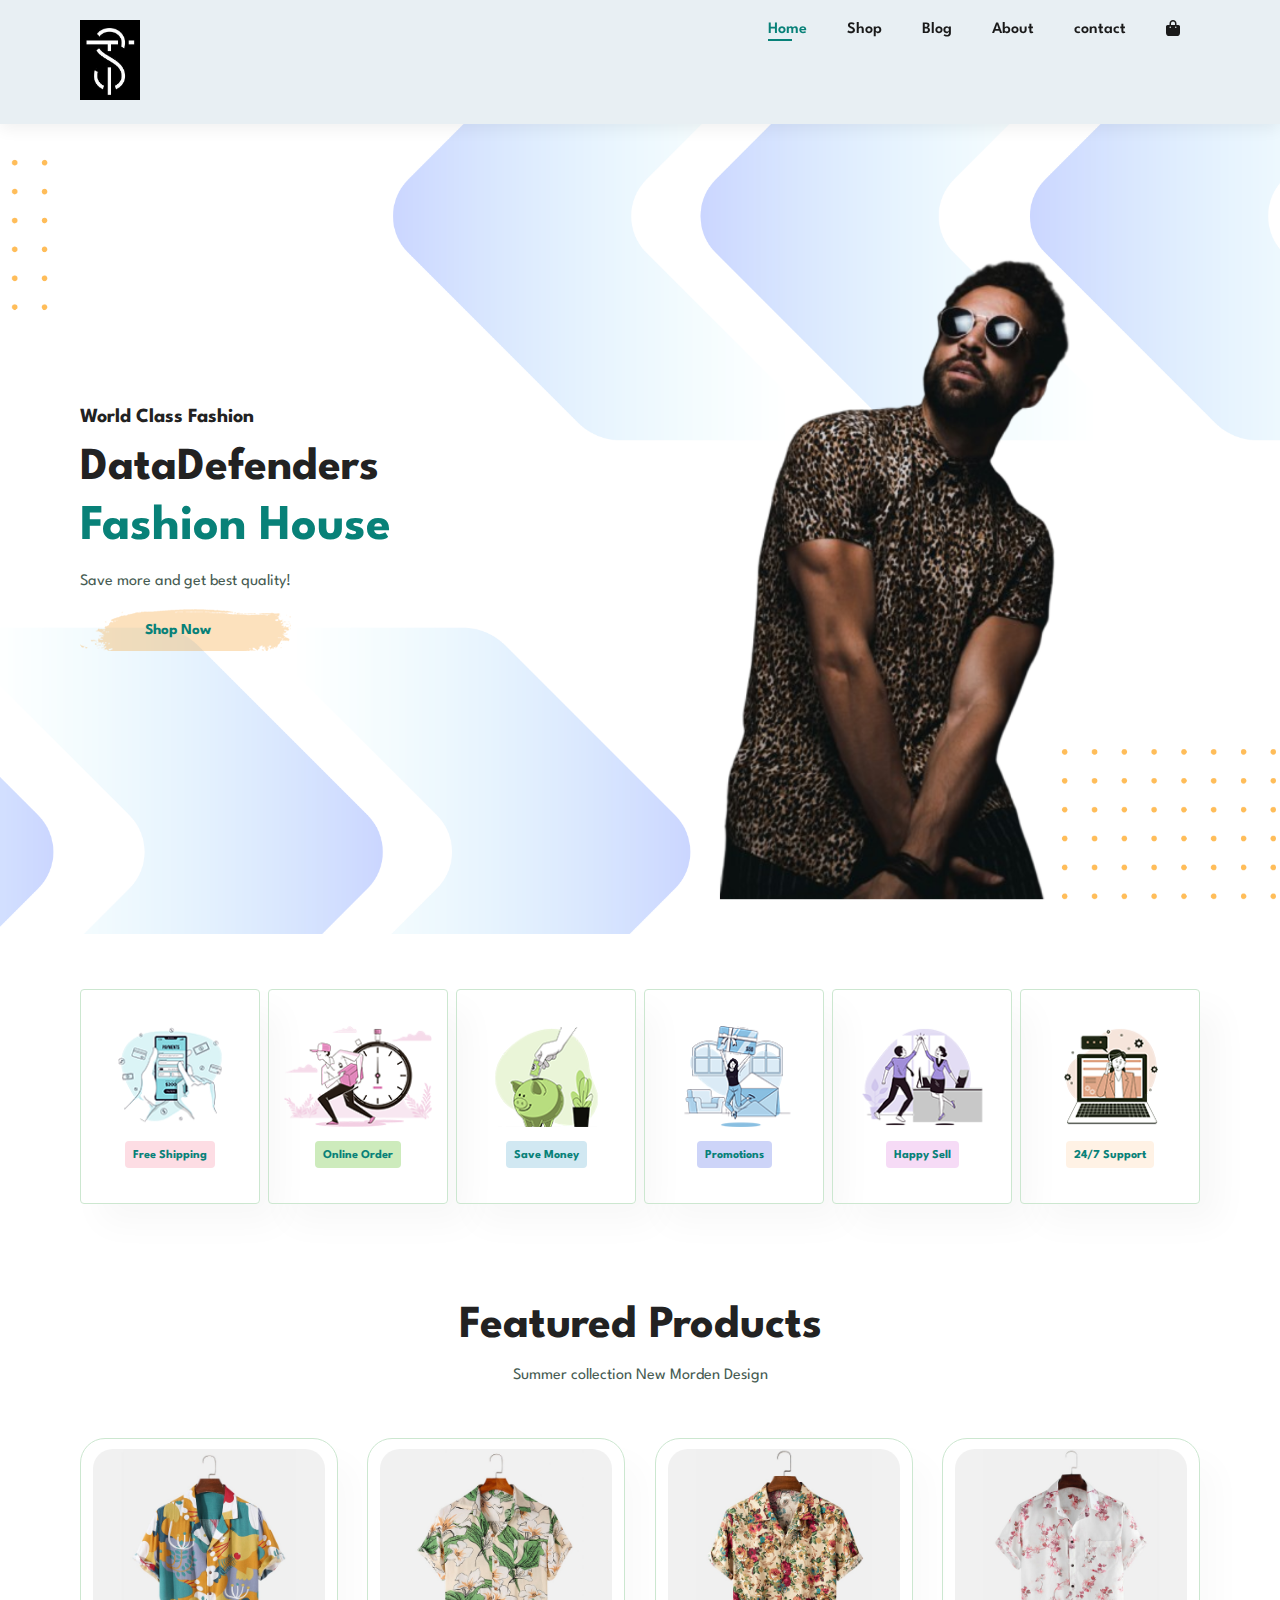
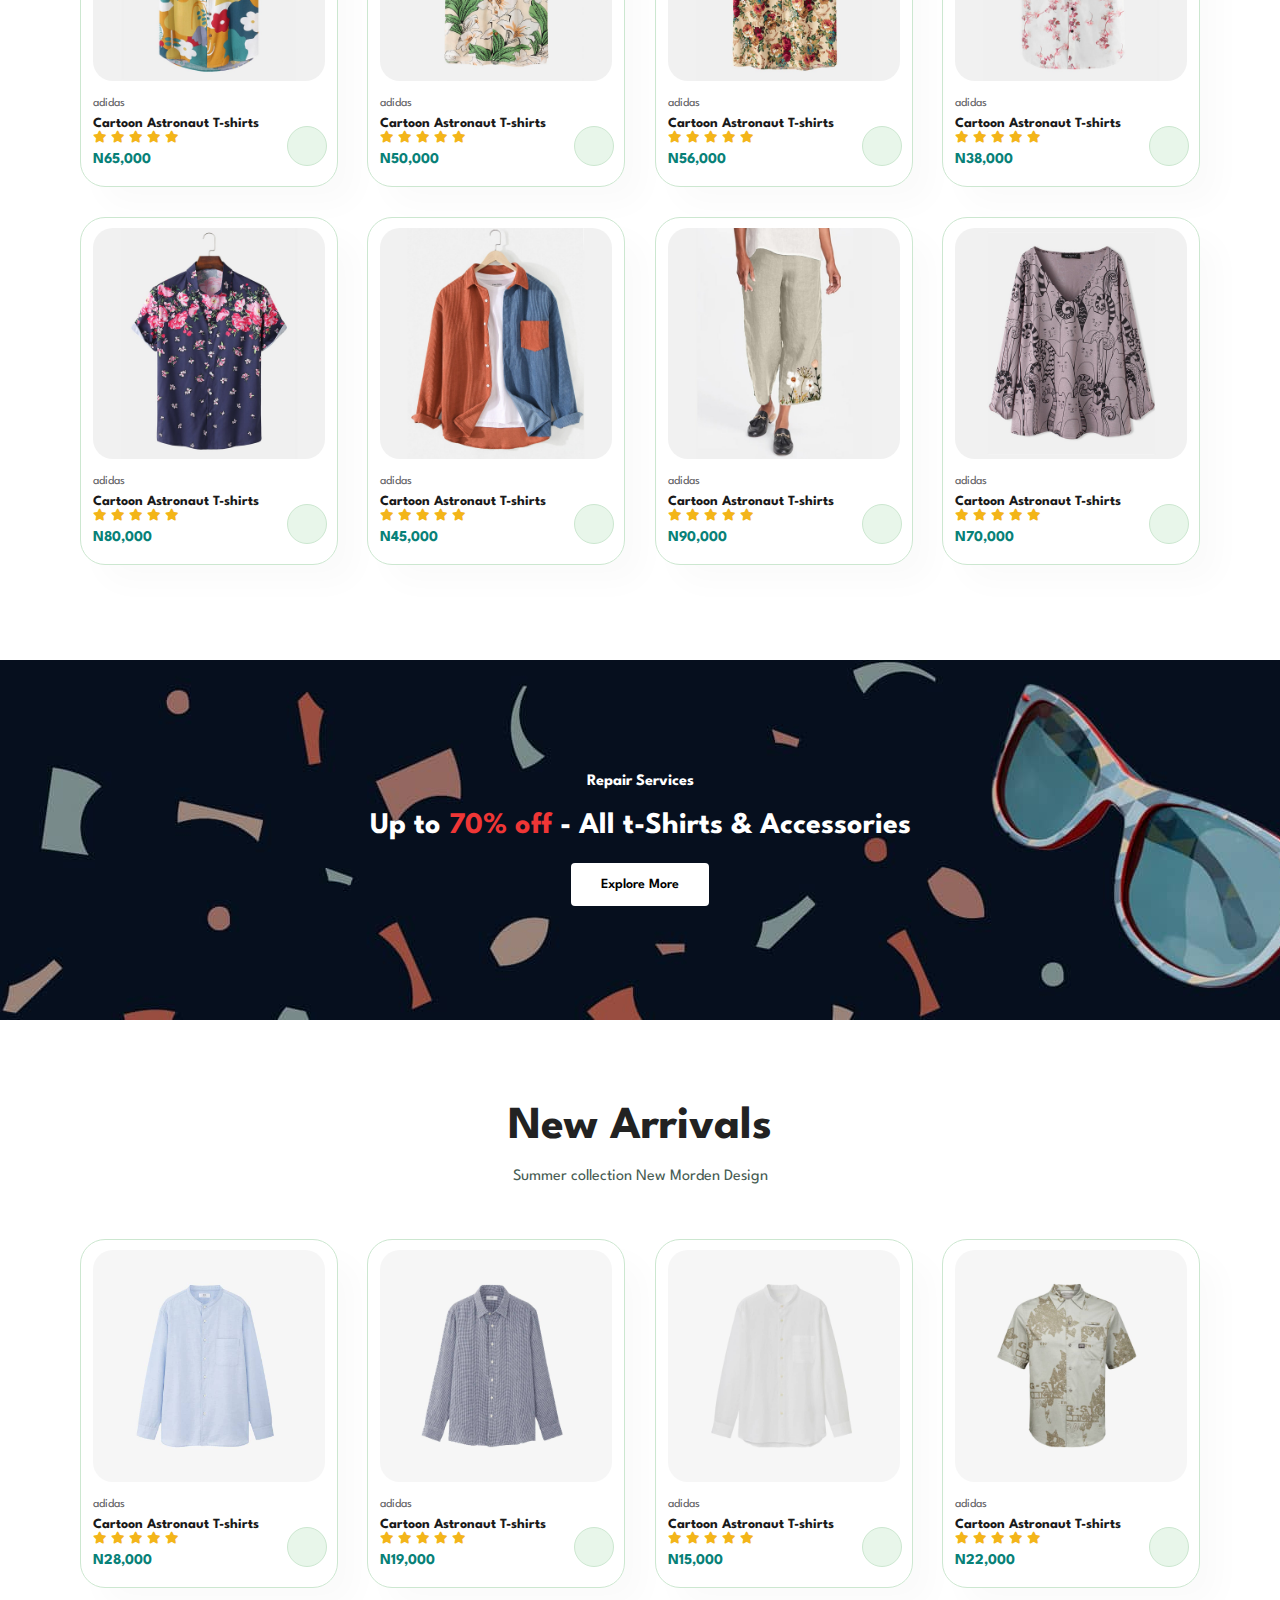
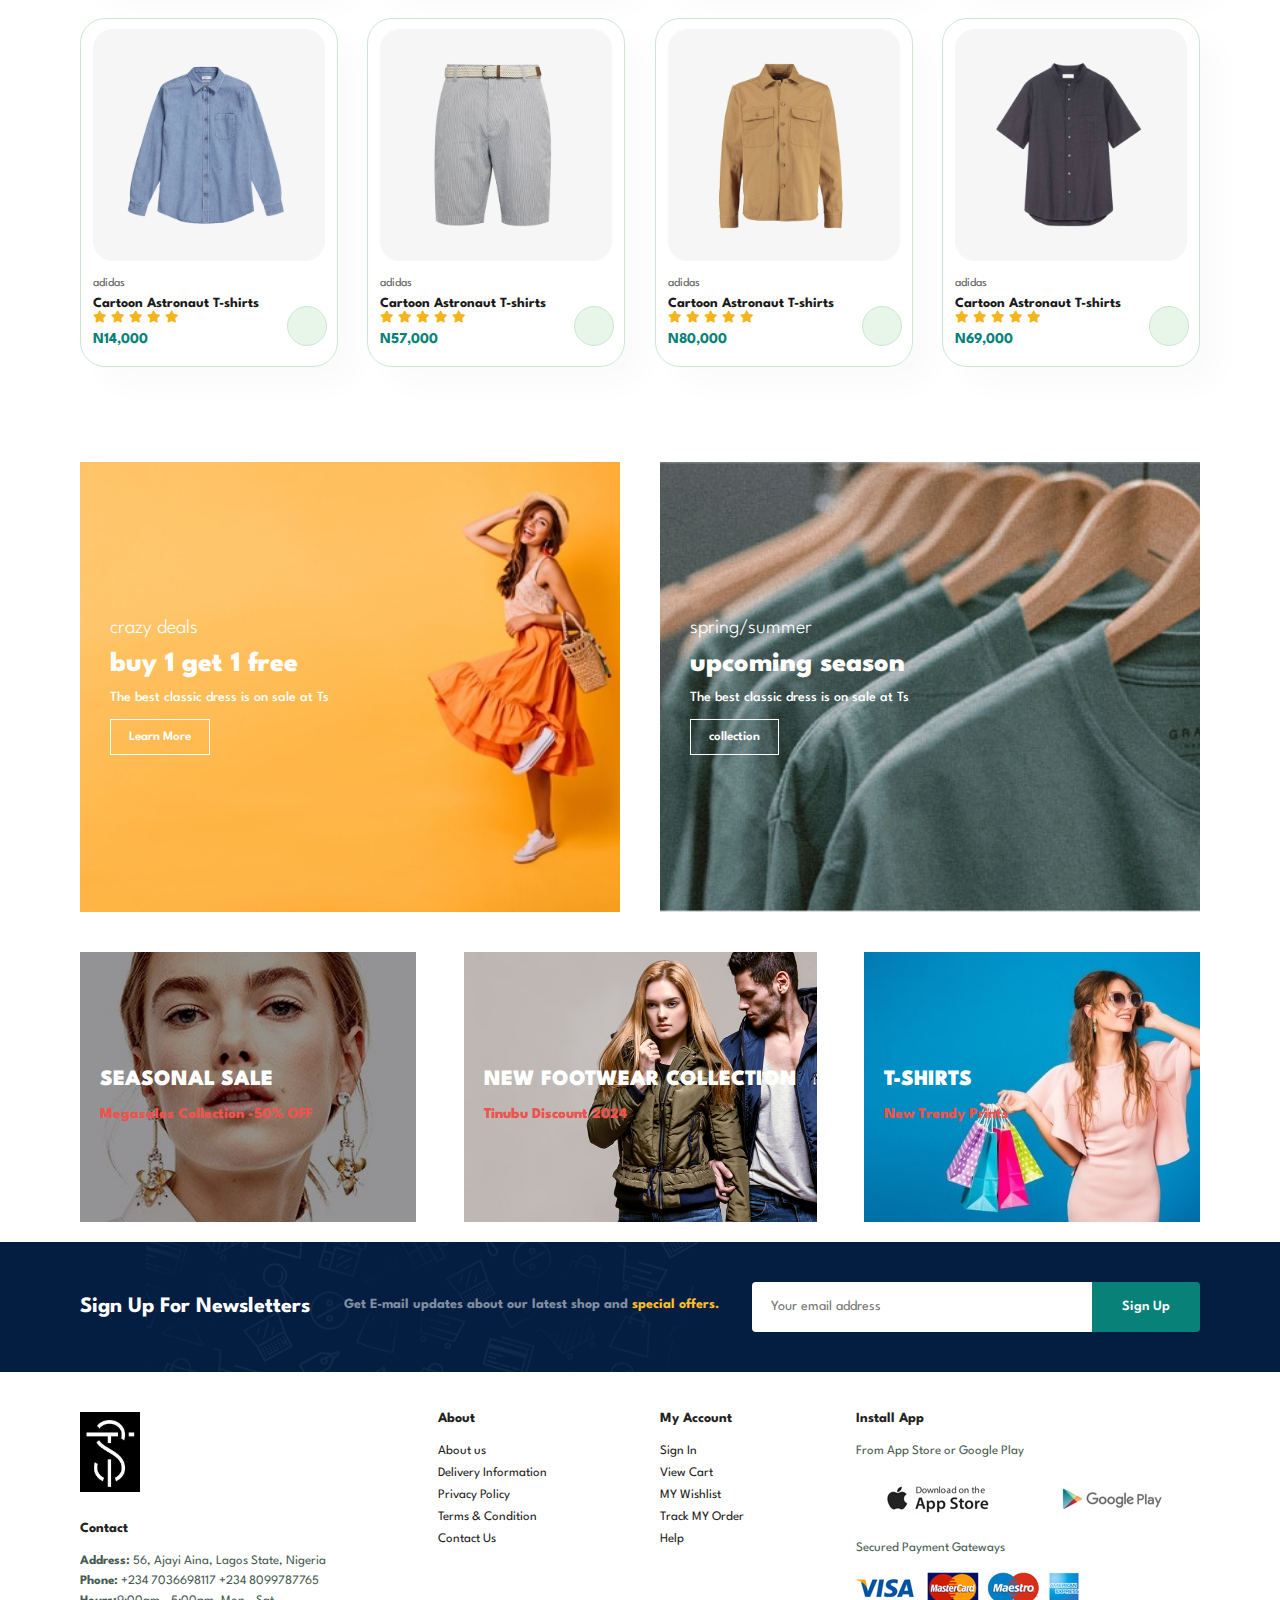
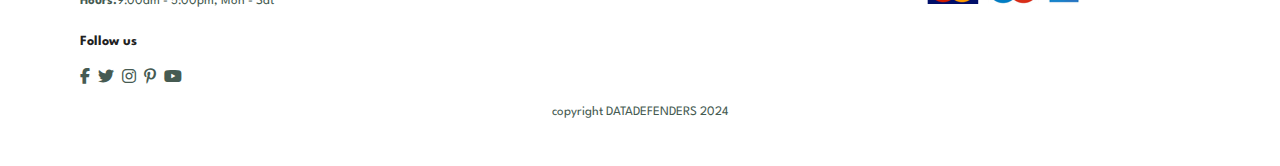
<file: index.html>
<!DOCTYPE html>
<html lang="en">

    <head>
        <meta charset="UTF-8">
        <meta http-equiv="X-UA-Compatible" content="IE=edge">
        <meta name="viewport" content="width=device-width, initial-scale=1.0">
        <title>DataDefenders Ecommerce Website</title>
        <!-- <link rel="stylesheet" href="https://cdnjs.cloudflare.com/ajax/libs/font-awesome/6.4.2/css/all.min.css" /> -->
        <link rel="stylesheet" href="https://cdnjs.cloudflare.com/ajax/libs/font-awesome/6.4.2/css/all.min.css" />
        <link rel="stylesheet" href="style.css">
    </head>
    
    <body>
        <section id="header">
            <a href=""><img src="img/logo1.jpg" class="logo"></a>
            <div>
                <ul id="navbar">
                    <li><a class="active" href="index.html">Home</a></li>
                    <li><a href="shop.html">Shop</a></li>
                    <li><a href="blog.html">Blog</a></li>
                    <li><a href="about.html">About</a></li>
                    <li><a href="contact.html">contact</a></li>
                     <li id="lg-bag"><a href="cart.html"><i class="fa-solid fa-bag-shopping"></i></a></li>
                     <a href="#" id="close"><i class="far fa-times"></i></a>
                </ul>
            </div>
            <div id="mobile">
                <a href="cart.html"><i class="fa-solid fa-bag-shopping"></i></a>
                <i id="bar" class="fas fa-outdent"></i>
            </div>
        </section>
       
        <section id="hero">
            <h4>World Class Fashion</h4>
            <h2>DataDefenders </h2>
            <h1>Fashion House </h1>
            <p>Save more and get best quality!</p>
            <button>Shop Now</button>
        </section>

        <section id="feature" class="section-p1">
            <div class="fe-box">
                <img src="img/features/f1.png" alt="">
                <h6>Free Shipping </h6>
            </div>
            <div class="fe-box">
                <img src="img/features/f2.png" alt="">
                <h6>Online Order </h6>
            </div>
            <div class="fe-box">
                <img src="img/features/f3.png" alt="">
                <h6>Save Money</h6>
            </div>
            <div class="fe-box">
                <img src="img/features/f4.png" alt="">
                <h6>Promotions </h6>
            </div>
            <div class="fe-box">
                <img src="img/features/f5.png" alt="">
                <h6>Happy Sell</h6>
            </div>
            <div class="fe-box">
                <img src="img/features/f6.png" alt="">
                <h6>24/7 Support</h6>
            </div>
        </section>

        <section id="product1" class="section-p1">
            <h2>Featured Products</h2>
            <p>Summer collection New Morden Design</p>
            <div class="pro-container">
                <div class="pro">
                    <img src="img/products/f1.jpg" alt="">
                    <div class="des">
                        <span>adidas</span>
                        <h5>Cartoon Astronaut T-shirts</h5>
                        <div class="star">
                            <i class="fas fa-star"></i>
                            <i class="fas fa-star"></i>
                            <i class="fas fa-star"></i>
                            <i class="fas fa-star"></i>
                            <i class="fas fa-star"></i>
                        </div>
                        <h4>N65,000</h4>
                    </div>
                    <a href="#"><i class="fal fa-shopping-cart cart"></i></a>
                </div>
                <div class="pro">
                    <img src="img/products/f2.jpg" alt="">
                    <div class="des">
                        <span>adidas</span>
                        <h5>Cartoon Astronaut T-shirts</h5>
                        <div class="star">
                            <i class="fas fa-star"></i>
                            <i class="fas fa-star"></i>
                            <i class="fas fa-star"></i>
                            <i class="fas fa-star"></i>
                            <i class="fas fa-star"></i>
                        </div>
                        <h4>N50,000</h4>
                    </div>
                    <a href="#"><i class="fal fa-shopping-cart cart"></i></a>
                </div>
                <div class="pro">
                    <img src="img/products/f3.jpg" alt="">
                    <div class="des">
                        <span>adidas</span>
                        <h5>Cartoon Astronaut T-shirts</h5>
                        <div class="star">
                            <i class="fas fa-star"></i>
                            <i class="fas fa-star"></i>
                            <i class="fas fa-star"></i>
                            <i class="fas fa-star"></i>
                            <i class="fas fa-star"></i>
                        </div>
                        <h4>N56,000</h4>
                    </div>
                    <a href="#"><i class="fal fa-shopping-cart cart"></i></a>
                </div>
                <div class="pro">
                    <img src="img/products/f4.jpg" alt="">
                    <div class="des">
                        <span>adidas</span>
                        <h5>Cartoon Astronaut T-shirts</h5>
                        <div class="star">
                            <i class="fas fa-star"></i>
                            <i class="fas fa-star"></i>
                            <i class="fas fa-star"></i>
                            <i class="fas fa-star"></i>
                            <i class="fas fa-star"></i>
                        </div>
                        <h4>N38,000</h4>
                    </div>
                    <a href="#"><i class="fal fa-shopping-cart cart"></i></a>
                </div>
                <div class="pro">
                    <img src="img/products/f5.jpg" alt="">
                    <div class="des">
                        <span>adidas</span>
                        <h5>Cartoon Astronaut T-shirts</h5>
                        <div class="star">
                            <i class="fas fa-star"></i>
                            <i class="fas fa-star"></i>
                            <i class="fas fa-star"></i>
                            <i class="fas fa-star"></i>
                            <i class="fas fa-star"></i>
                        </div>
                        <h4>N80,000</h4>
                    </div>
                    <a href="#"><i class="fal fa-shopping-cart cart"></i></a>
                </div>
                <div class="pro">
                    <img src="img/products/f6.jpg" alt="">
                    <div class="des">
                        <span>adidas</span>
                        <h5>Cartoon Astronaut T-shirts</h5>
                        <div class="star">
                            <i class="fas fa-star"></i>
                            <i class="fas fa-star"></i>
                            <i class="fas fa-star"></i>
                            <i class="fas fa-star"></i>
                            <i class="fas fa-star"></i>
                        </div>
                        <h4>N45,000</h4>
                    </div>
                    <a href="#"><i class="fal fa-shopping-cart cart"></i></a>
                </div>
                <div class="pro">
                    <img src="img/products/f7.jpg" alt="">
                    <div class="des">
                        <span>adidas</span>
                        <h5>Cartoon Astronaut T-shirts</h5>
                        <div class="star">
                            <i class="fas fa-star"></i>
                            <i class="fas fa-star"></i>
                            <i class="fas fa-star"></i>
                            <i class="fas fa-star"></i>
                            <i class="fas fa-star"></i>
                        </div>
                        <h4>N90,000</h4>
                    </div>
                    <a href="#"><i class="fal fa-shopping-cart cart"></i></a>
                </div>
                <div class="pro">
                    <img src="img/products/f8.jpg" alt="">
                    <div class="des">
                        <span>adidas</span>
                        <h5>Cartoon Astronaut T-shirts</h5>
                        <div class="star">
                            <i class="fas fa-star"></i>
                            <i class="fas fa-star"></i>
                            <i class="fas fa-star"></i>
                            <i class="fas fa-star"></i>
                            <i class="fas fa-star"></i>
                        </div>
                        <h4>N70,000</h4>
                    </div>
                    <a href="#"><i class="fal fa-shopping-cart cart"></i></a>
                </div>
            </div>
        </section>

        <section id="banner" class="section-m1">
            <h4>Repair Services</h4>
            <h2>Up to <span>70% off</span> - All t-Shirts & Accessories</h2>
            <button class="normal">Explore More</button>
        </section>

        <section id="product1" class="section-p1">
            <h2>New Arrivals</h2>
            <p>Summer collection New Morden Design</p>
            <div class="pro-container">
                <div class="pro">
                    <img src="img/products/n1.jpg" alt="">
                    <div class="des">
                        <span>adidas</span>
                        <h5>Cartoon Astronaut T-shirts</h5>
                        <div class="star">
                            <i class="fas fa-star"></i>
                            <i class="fas fa-star"></i>
                            <i class="fas fa-star"></i>
                            <i class="fas fa-star"></i>
                            <i class="fas fa-star"></i>
                        </div>
                        <h4>N28,000</h4>
                    </div>
                    <a href="#"><i class="fal fa-shopping-cart cart"></i></a>
                </div>
                <div class="pro">
                    <img src="img/products/n2.jpg" alt="">
                    <div class="des">
                        <span>adidas</span>
                        <h5>Cartoon Astronaut T-shirts</h5>
                        <div class="star">
                            <i class="fas fa-star"></i>
                            <i class="fas fa-star"></i>
                            <i class="fas fa-star"></i>
                            <i class="fas fa-star"></i>
                            <i class="fas fa-star"></i>
                        </div>
                        <h4>N19,000</h4>
                    </div>
                    <a href="#"><i class="fal fa-shopping-cart cart"></i></a>
                </div>
                <div class="pro">
                    <img src="img/products/n3.jpg" alt="">
                    <div class="des">
                        <span>adidas</span>
                        <h5>Cartoon Astronaut T-shirts</h5>
                        <div class="star">
                            <i class="fas fa-star"></i>
                            <i class="fas fa-star"></i>
                            <i class="fas fa-star"></i>
                            <i class="fas fa-star"></i>
                            <i class="fas fa-star"></i>
                        </div>
                        <h4>N15,000</h4>
                    </div>
                    <a href="#"><i class="fal fa-shopping-cart cart"></i></a>
                </div>
                <div class="pro">
                    <img src="img/products/n4.jpg" alt="">
                    <div class="des">
                        <span>adidas</span>
                        <h5>Cartoon Astronaut T-shirts</h5>
                        <div class="star">
                            <i class="fas fa-star"></i>
                            <i class="fas fa-star"></i>
                            <i class="fas fa-star"></i>
                            <i class="fas fa-star"></i>
                            <i class="fas fa-star"></i>
                        </div>
                        <h4>N22,000</h4>
                    </div>
                    <a href="#"><i class="fal fa-shopping-cart cart"></i></a>
                </div>
                <div class="pro">
                    <img src="img/products/n5.jpg" alt="">
                    <div class="des">
                        <span>adidas</span>
                        <h5>Cartoon Astronaut T-shirts</h5>
                        <div class="star">
                            <i class="fas fa-star"></i>
                            <i class="fas fa-star"></i>
                            <i class="fas fa-star"></i>
                            <i class="fas fa-star"></i>
                            <i class="fas fa-star"></i>
                        </div>
                        <h4>N14,000</h4>
                    </div>
                    <a href="#"><i class="fal fa-shopping-cart cart"></i></a>
                </div>
                <div class="pro">
                    <img src="img/products/n6.jpg" alt="">
                    <div class="des">
                        <span>adidas</span>
                        <h5>Cartoon Astronaut T-shirts</h5>
                        <div class="star">
                            <i class="fas fa-star"></i>
                            <i class="fas fa-star"></i>
                            <i class="fas fa-star"></i>
                            <i class="fas fa-star"></i>
                            <i class="fas fa-star"></i>
                        </div>
                        <h4>N57,000</h4>
                    </div>
                    <a href="#"><i class="fal fa-shopping-cart cart"></i></a>
                </div>
                <div class="pro">
                    <img src="img/products/n7.jpg" alt="">
                    <div class="des">
                        <span>adidas</span>
                        <h5>Cartoon Astronaut T-shirts</h5>
                        <div class="star">
                            <i class="fas fa-star"></i>
                            <i class="fas fa-star"></i>
                            <i class="fas fa-star"></i>
                            <i class="fas fa-star"></i>
                            <i class="fas fa-star"></i>
                        </div>
                        <h4>N80,000</h4>
                    </div>
                    <a href="#"><i class="fal fa-shopping-cart cart"></i></a>
                </div>
                <div class="pro">
                    <img src="img/products/n8.jpg" alt="">
                    <div class="des">
                        <span>adidas</span>
                        <h5>Cartoon Astronaut T-shirts</h5>
                        <div class="star">
                            <i class="fas fa-star"></i>
                            <i class="fas fa-star"></i>
                            <i class="fas fa-star"></i>
                            <i class="fas fa-star"></i>
                            <i class="fas fa-star"></i>
                        </div>
                        <h4>N69,000</h4>
                    </div>
                    <a href="#"><i class="fal fa-shopping-cart cart"></i></a>
                </div>
            </div>
        </section>

        <section id="sm-banner" class="section-p1">
            <div class="banner-box">
                <h4>crazy deals</h4>
                <h2>buy 1 get 1 free</h2>
                <span>The best classic dress is on sale at Ts</span>
                <button class="white">Learn More</button>
            </div>
            <div class="banner-box banner-box2">
                <h4>spring/summer</h4>
                <h2>upcoming season</h2>
                <span>The best classic dress is on sale at Ts</span>
                <button class="white">collection</button>
            </div>
        </section>

        <section id="banner3">
            <div class="banner-box ">
                <h2>SEASONAL SALE </h2>
                <h3>Megasales Collection -50% OFF</h3> 
            </div>
            <div class="banner-box banner-box2">
                <h2>NEW FOOTWEAR COLLECTION</h2>
                <h3>Tinubu Discount 2024</h3> 
            </div>
            <div class="banner-box banner-box3">
                <h2>T-SHIRTS</h2>
                <h3>New Trendy Prints</h3> 
            </div>
        </section>
        
        <section id="newsletter" class="section-p1 section-m1>
            <div class="newstext">
                <h4>Sign Up For Newsletters</h4>
                <p>Get E-mail updates about our latest shop and <span>special offers.</span>
                </p>
            </div>
            <div class="form">
                <input type="text" placeholder="Your email address">
                <button class="normal">Sign Up</button>
            </div>
        </section>
        
        <footer class="section-p1">
            <div class="col">
                <img class="logo" src="img/logo1.jpg" alt="">
                <h4>Contact</h4>
                <p><strong>Address: </strong> 56, Ajayi Aina, Lagos State, Nigeria</p>
                <p><strong>Phone: </strong> +234 7036698117  +234 8099787765</p>
                <p><strong>Hours:</strong>9:00am - 5:00pm, Mon - Sat</p>
                <div class="follow">
                    <h4>Follow us</h4>
                    <div class="icon">
                        <i class="fab fa-facebook-f"></i>
                        <i class="fab fa-twitter"></i>
                        <i class="fab fa-instagram"></i>
                        <i class="fab fa-pinterest-p"></i>
                        <i class="fab fa-youtube"></i>
                    </div>
                </div>
            </div>
            <div class="col">
                <h4>About</h4>
                <a href="#">About us</a>
                <a href="#">Delivery Information</a>
                <a href="#">Privacy Policy</a>
                <a href="#">Terms & Condition</a>
                <a href="#">Contact Us</a>
            </div>
            <div class="col">
                <h4>My Account</h4>
                <a href="#">Sign In</a>
                <a href="#">View Cart</a>
                <a href="#">MY Wishlist</a>
                <a href="#">Track MY Order</a>
                <a href="#">Help</a>
            </div>

            <div class="col install">
                <h4>Install App</h4>
                <p>From App Store or Google Play</p>
                <div class="row">
                    <img src="img/pay/app.jpg" alt="">
                    <img src="img/pay/play.jpg" alt="">
                </div>
                <p>Secured Payment Gateways</p>
                <img src="img/pay/pay.png" alt="">
            </div>
            <div class="copyright">
                <p>copyright DATADEFENDERS 2024</p>
            </div>
        </footer>
        <script src="script.js"></script>
    </body>
</html>
</file>
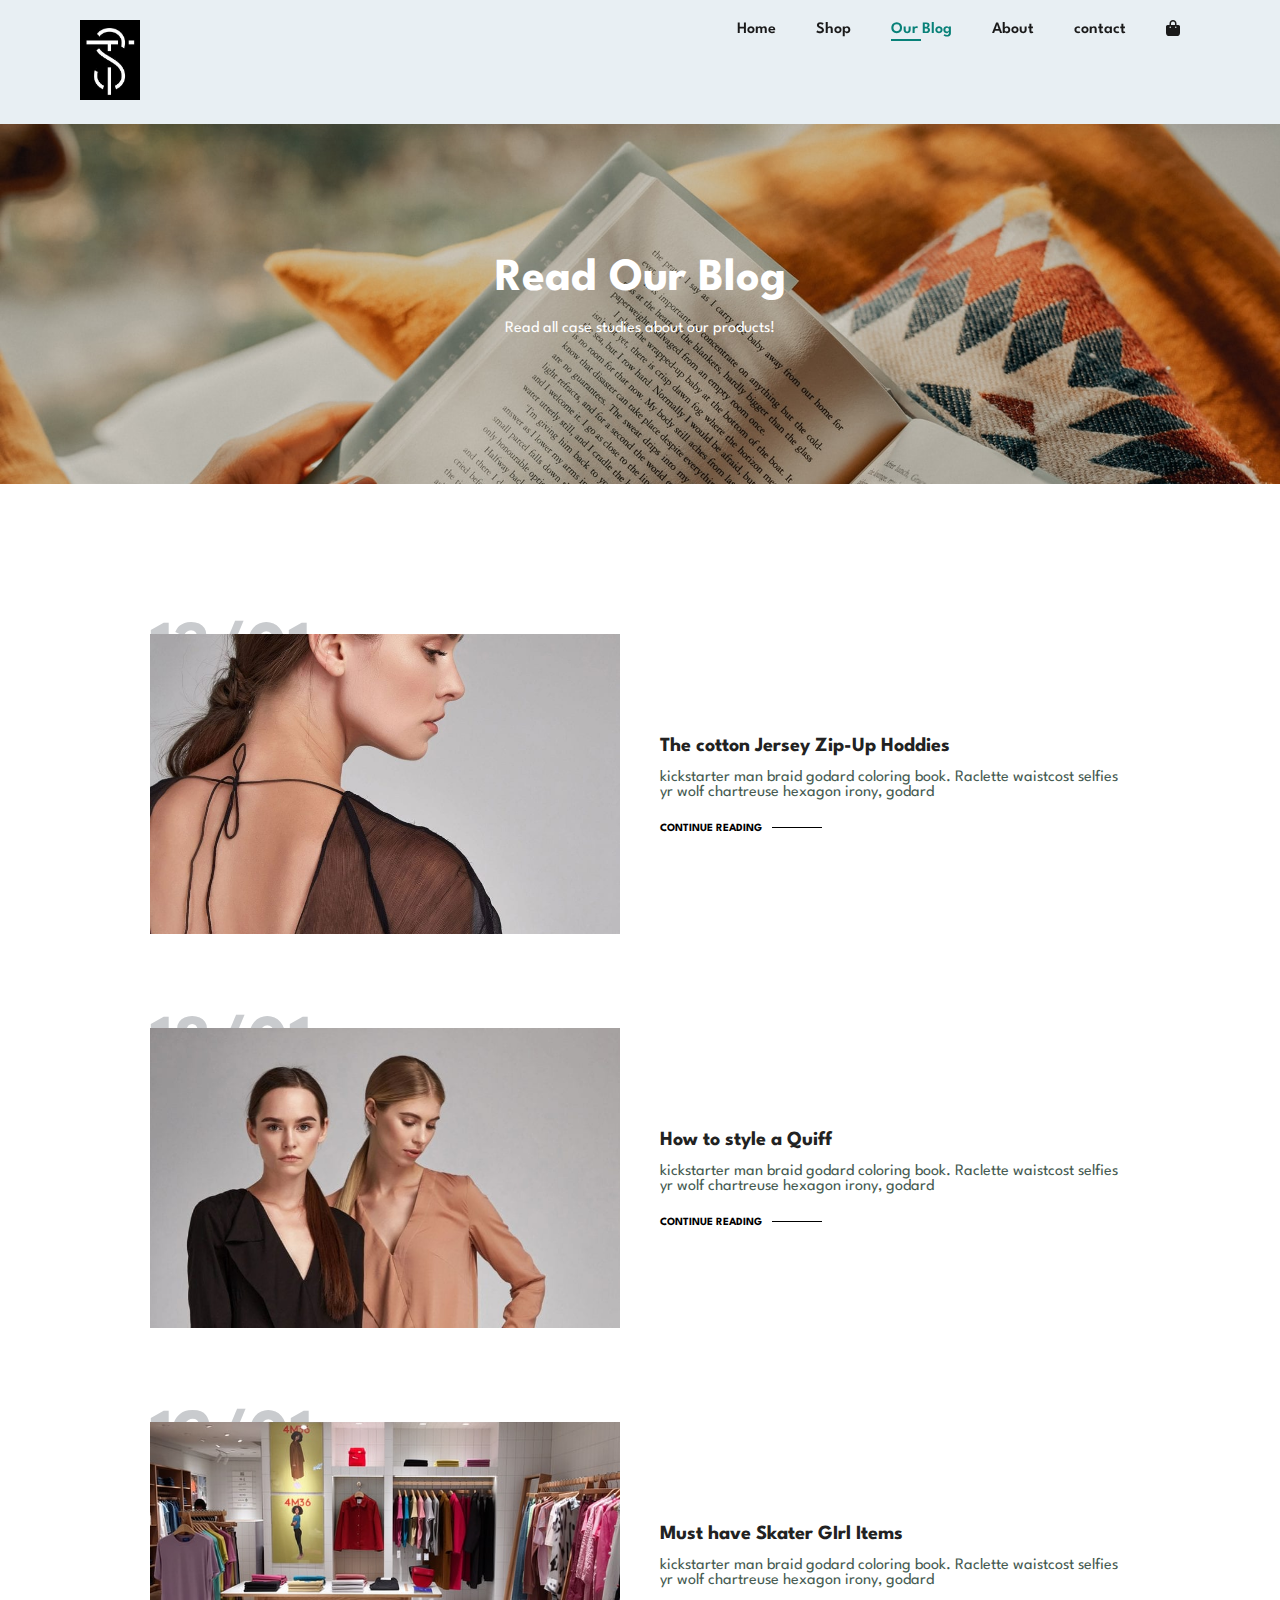
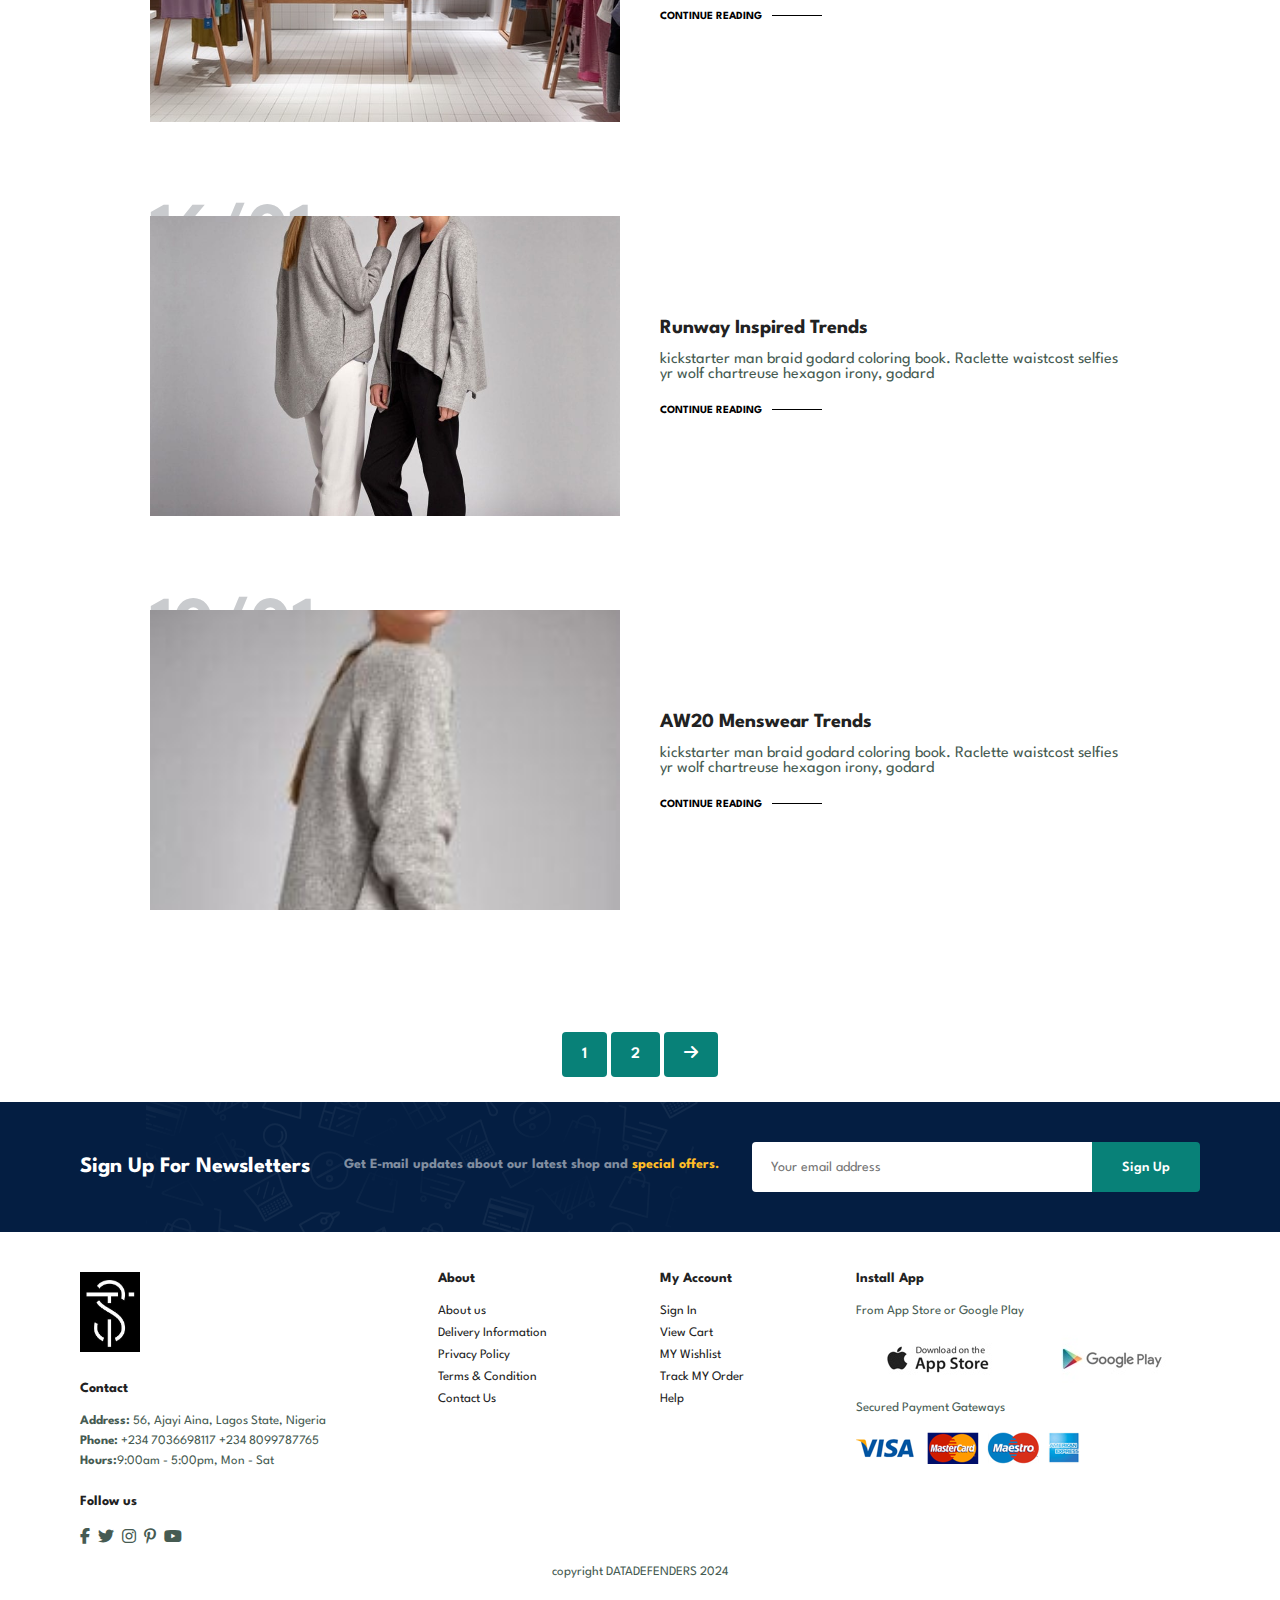
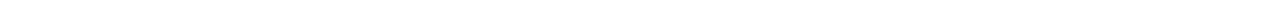
<file: blog.html>
<!DOCTYPE html>
<html lang="en">

    <head>
        <meta charset="UTF-8">
        <meta http-equiv="X-UA-Compatible" content="IE=edge">
        <meta name="viewport" content="width=device-width, initial-scale=1.0">
        <title>Tech2etc Ecommerce Tutorial</title>
        <!-- <link rel="stylesheet" href="https://cdnjs.cloudflare.com/ajax/libs/font-awesome/6.4.2/css/all.min.css" /> -->
        <link rel="stylesheet" href="https://cdnjs.cloudflare.com/ajax/libs/font-awesome/6.4.2/css/all.min.css" />
        <link rel="stylesheet" href="style.css">
    </head>

    <body>
        <section id="header">
            <a href=""><img src="img/logo1.jpg" class="logo"></a>
            <div>
                <ul id="navbar">
                    <li><a  href="index.html">Home</a></li>
                    <li><a  href="shop.html">Shop</a></li>
                    <li><a class="active" href="blog.html">Our Blog</a></li>
                    <li><a href="about.html">About</a></li>
                    <li><a href="contact.html">contact</a></li>
                     <li id="lg-bag"><a href="cart.html"><i class="fa-solid fa-bag-shopping"></i></a></li>
                     <a href="#" id="close"><i class="far fa-times"></i></a>
                </ul>
            </div>
            <div id="mobile">
                <a href="cart.html"><i class="fa-solid fa-bag-shopping"></i></a>
                <i id="bar" class="fas fa-outdent"></i>
            </div>
        </section>
       
        <section id="page-header" class="blog-header">
           
            <h2>Read Our Blog</h2>
           
            <p>Read all case studies about our products!</p>
           
        </section>

        <section id="blog">
            <div class="blog-box">
                <div class="blog-img">
                    <img src="img/blog/b1.jpg" alt="">
                </div>
                <div class="blog-details">
                 <h4>The cotton Jersey Zip-Up Hoddies</h4>
                 <p>kickstarter man braid godard coloring book. Raclette waistcost selfies
                    yr wolf chartreuse hexagon irony, godard
                 </p>   
                 <a href="#">CONTINUE READING</a>
                </div>
                <h1>13/01</h1>
            </div>
            <div class="blog-box">
                <div class="blog-img">
                    <img src="img/blog/b2.jpg" alt="">
                </div>
                <div class="blog-details">
                 <h4>How to style a Quiff</h4>
                 <p>kickstarter man braid godard coloring book. Raclette waistcost selfies
                    yr wolf chartreuse hexagon irony, godard
                 </p>   
                 <a href="#">CONTINUE READING</a>
                </div>
                <h1>18/01</h1>
            </div>
            <div class="blog-box">
                <div class="blog-img">
                    <img src="img/blog/b3.jpg" alt="">
                </div>
                <div class="blog-details">
                 <h4>Must have Skater GIrl Items</h4>
                 <p>kickstarter man braid godard coloring book. Raclette waistcost selfies
                    yr wolf chartreuse hexagon irony, godard
                 </p>   
                 <a href="#">CONTINUE READING</a>
                </div>
                <h1>12/01</h1>
            </div>
            <div class="blog-box">
                <div class="blog-img">
                    <img src="img/blog/b4.jpg" alt="">
                </div>
                <div class="blog-details">
                 <h4>Runway Inspired Trends</h4>
                 <p>kickstarter man braid godard coloring book. Raclette waistcost selfies
                    yr wolf chartreuse hexagon irony, godard
                 </p>   
                 <a href="#">CONTINUE READING</a>
                </div>
                <h1>16/01</h1>
            </div>
            <div class="blog-box">
                <div class="blog-img">
                    <img src="img/blog/b5.jpg" alt="">
                </div>
                <div class="blog-details">
                 <h4>AW20 Menswear Trends</h4>
                 <p>kickstarter man braid godard coloring book. Raclette waistcost selfies
                    yr wolf chartreuse hexagon irony, godard
                 </p>   
                 <a href="#">CONTINUE READING</a>
                </div>
                <h1>10/01</h1>
            </div>
        </section>

        <section id="pagination" class="section-p1">
            <a href="#">1</a>
            <a href="#">2</a>
            <a href="#"><i class="fa-solid fa-arrow-right"></i></a>
        </section>
        
        <section id="newsletter" class="section-p1 section-m1>
            <div class="newstext">
                <h4>Sign Up For Newsletters</h4>
                <p>Get E-mail updates about our latest shop and <span>special offers.</span>
                </p>
            </div>
            <div class="form">
                <input type="text" placeholder="Your email address">
                <button class="normal">Sign Up</button>
            </div>
        </section>
        
        <footer class="section-p1">
            <div class="col">
                <img class="logo" src="img/logo1.jpg" alt="">
                <h4>Contact</h4>
                <p><strong>Address: </strong> 56, Ajayi Aina, Lagos State, Nigeria</p>
                <p><strong>Phone: </strong> +234 7036698117 +234 8099787765</p>
                <p><strong>Hours:</strong>9:00am - 5:00pm, Mon - Sat</p>
                <div class="follow">
                    <h4>Follow us</h4>
                    <div class="icon">
                        <i class="fab fa-facebook-f"></i>
                        <i class="fab fa-twitter"></i>
                        <i class="fab fa-instagram"></i>
                        <i class="fab fa-pinterest-p"></i>
                        <i class="fab fa-youtube"></i>
                    </div>
                </div>
            </div>
            <div class="col">
                <h4>About</h4>
                <a href="#">About us</a>
                <a href="#">Delivery Information</a>
                <a href="#">Privacy Policy</a>
                <a href="#">Terms & Condition</a>
                <a href="#">Contact Us</a>
            </div>
            <div class="col">
                <h4>My Account</h4>
                <a href="#">Sign In</a>
                <a href="#">View Cart</a>
                <a href="#">MY Wishlist</a>
                <a href="#">Track MY Order</a>
                <a href="#">Help</a>
            </div>

            <div class="col install">
                <h4>Install App</h4>
                <p>From App Store or Google Play</p>
                <div class="row">
                    <img src="img/pay/app.jpg" alt="">
                    <img src="img/pay/play.jpg" alt="">
                </div>
                <p>Secured Payment Gateways</p>
                <img src="img/pay/pay.png" alt="">
            </div>
            <div class="copyright">
                <p>copyright DATADEFENDERS 2024</p>
            </div>
        </footer>
        <script src="script.js"></script>
    </body>

</html>
</file>
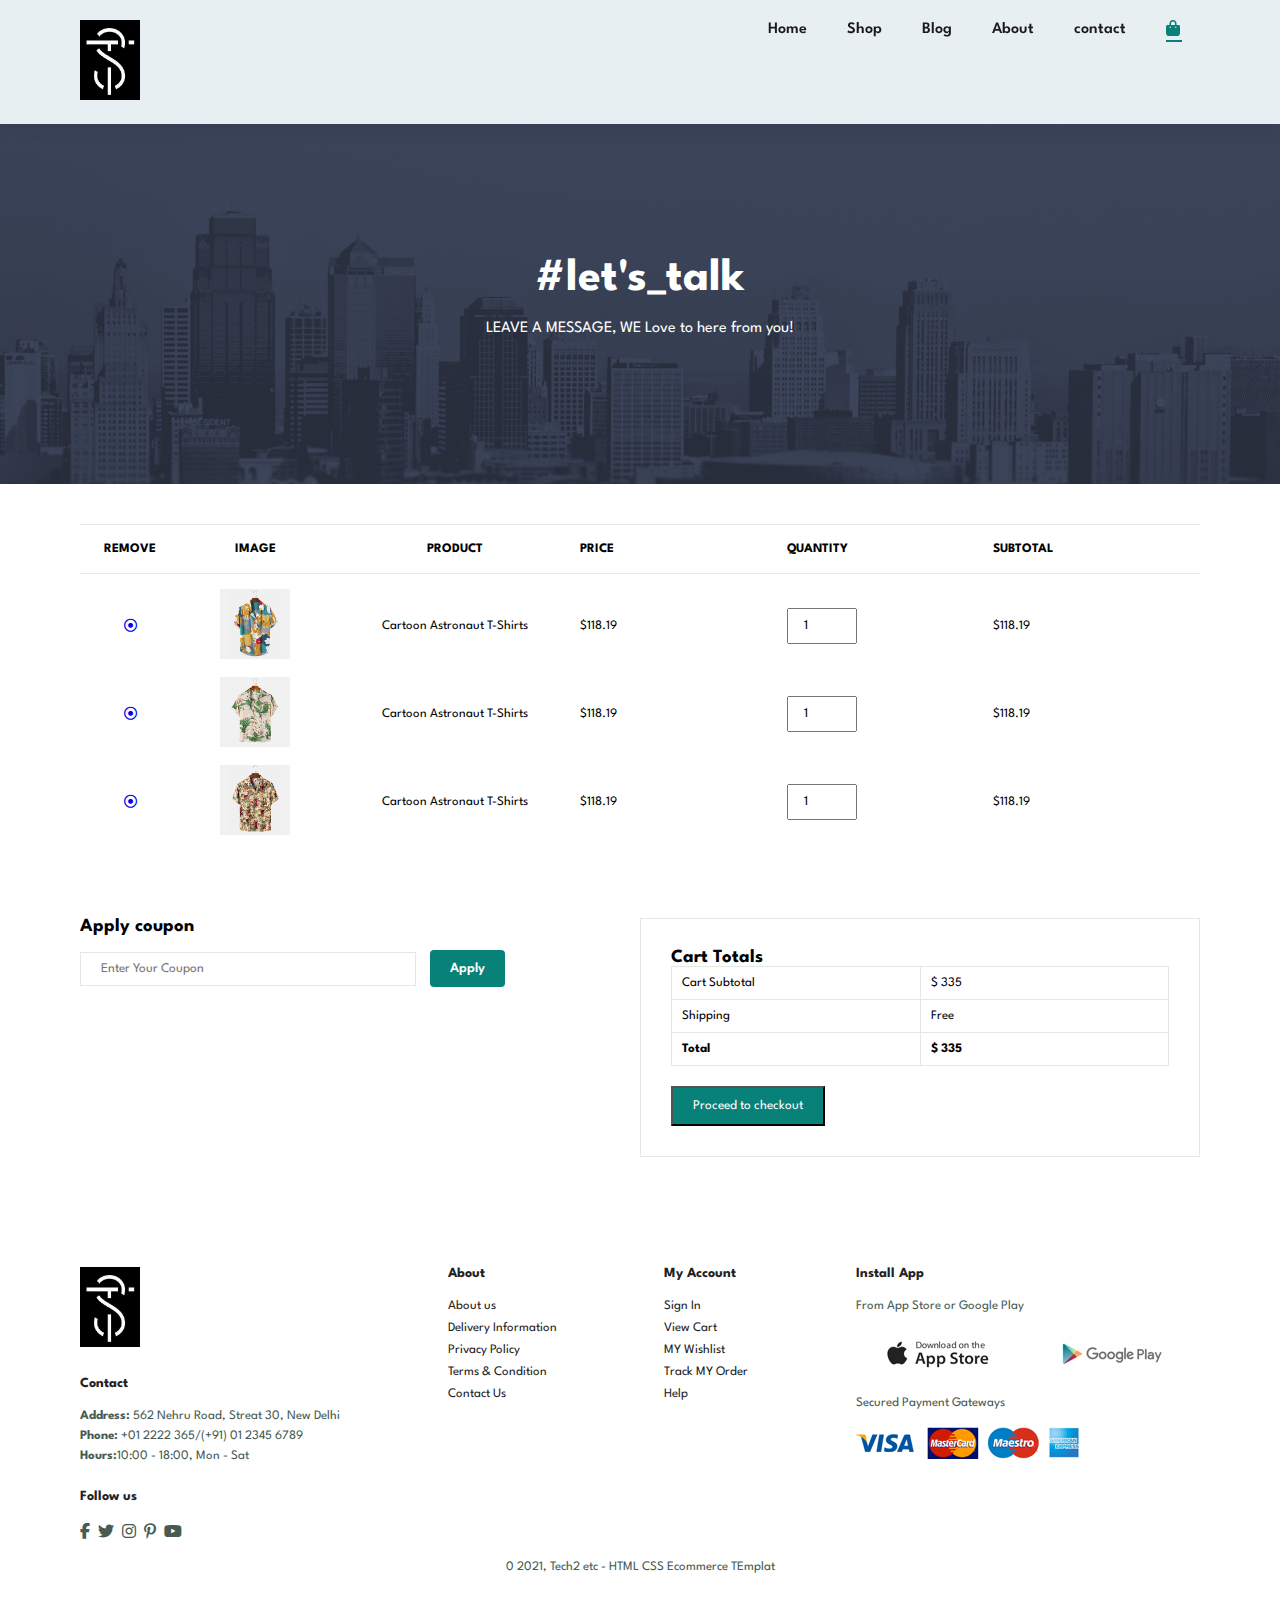
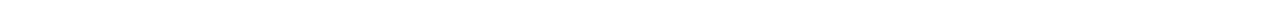
<file: cart.html>
<!DOCTYPE html>
<html lang="en">

    <head>
        <meta charset="UTF-8">
        <meta http-equiv="X-UA-Compatible" content="IE=edge">
        <meta name="viewport" content="width=device-width, initial-scale=1.0">
        <title>Tech2etc Ecommerce Tutorial</title>
        <!-- <link rel="stylesheet" href="https://cdnjs.cloudflare.com/ajax/libs/font-awesome/6.4.2/css/all.min.css" /> -->
        <link rel="stylesheet" href="https://cdnjs.cloudflare.com/ajax/libs/font-awesome/6.4.2/css/all.min.css" />
        <link rel="stylesheet" href="style.css">
    </head>

    <body>
        <section id="header">
            <a href=""><img src="img/logo1.jpg" class="logo"></a>
            <div>
                <ul id="navbar">
                    <li><a  href="index.html">Home</a></li>
                    <li><a  href="shop.html">Shop</a></li>
                    <li><a href="blog.html">Blog</a></li>
                    <li><a  href="about.html">About</a></li>
                    <li><a  href="contact.html">contact</a></li>
                     <li id="lg-bag"><a class="active" href="cart.html"><i class="fa-solid fa-bag-shopping"></i></a></li>
                     <a href="#" id="close"><i class="far fa-times"></i></a>
                </ul>
            </div>
            <div id="mobile">
                <a href="cart.html"><i class="fa-solid fa-bag-shopping"></i></a>
                <i id="bar" class="fas fa-outdent"></i>
            </div>
        </section>
       
        <section id="page-header" class="about-header">
           
            <h2>#let's_talk</h2>
           
            <p>LEAVE A MESSAGE, WE Love to here from you!</p>
           
        </section>
         
        <section id="cart" class="section-p1">
         <table width="100%">
            <thead>
               <tr>
                <td>ReMOVE</td>
                <td>IMAGE</td>
                <td>PRODUCT</td>
                <td>PRICE</td>
                <td>QUANTITY</td>
                <td>SUBTOTAL</td>
               </tr> 
            </thead>
            <tbody>
                <tr>
                    <td><a href="#"><i class="fa-regular fa-circle-dot"></i></a></td>
                    <td><img src="img/products/f1.jpg" alt=""></td>
                    <td>Cartoon Astronaut T-Shirts</td>
                    <td>$118.19</td>
                    <td><input type="number" value="1"></td>
                    <td>$118.19</td>
                </tr>
                <tr>
                    <td><a href="#"><i class="fa-regular fa-circle-dot"></i></a></td>
                    <td><img src="img/products/f2.jpg" alt=""></td>
                    <td>Cartoon Astronaut T-Shirts</td>
                    <td>$118.19</td>
                    <td><input type="number" value="1"></td>
                    <td>$118.19</td>
                </tr>
                <tr>
                    <td><a href="#"><i class="fa-regular fa-circle-dot"></i></a></td>
                    <td><img src="img/products/f3.jpg" alt=""></td>
                    <td>Cartoon Astronaut T-Shirts</td>
                    <td>$118.19</td>
                    <td><input type="number" value="1"></td>
                    <td>$118.19</td>
                </tr>
            </tbody>
         </table>
        </section>

        <section id="cart-add" class="section-p1">
            <div id="coupon">
                <h3>Apply coupon</h3>
                <div>
                    <input type="text" placeholder="Enter Your Coupon">
                    <button class="normal">Apply</button>
                </div>
            </div>

            <div id="subtotal">
                <h3>Cart Totals</h3>
                <table>
                    <tr>
                        <td>Cart Subtotal</td>
                        <td>$ 335</td>
                    </tr>
                    <tr>
                        <td>Shipping</td>
                        <td>Free</td>
                    </tr>
                    <tr>
                        <td><strong>Total</strong></td>
                        <td><strong>$ 335</strong></td>
                    </tr>
                </table>
                <button>Proceed to checkout</button>
            </div>
        </section>

        <footer class="section-p1">
            <div class="col">
                <img class="logo" src="img/logo1.jpg" alt="">
                <h4>Contact</h4>
                <p><strong>Address: </strong> 562 Nehru Road, Streat 30, New Delhi</p>
                <p><strong>Phone: </strong> +01 2222 365/(+91) 01 2345 6789</p>
                <p><strong>Hours:</strong>10:00 - 18:00, Mon - Sat</p>
                <div class="follow">
                    <h4>Follow us</h4>
                    <div class="icon">
                        <i class="fab fa-facebook-f"></i>
                        <i class="fab fa-twitter"></i>
                        <i class="fab fa-instagram"></i>
                        <i class="fab fa-pinterest-p"></i>
                        <i class="fab fa-youtube"></i>
                    </div>
                </div>
            </div>
            <div class="col">
                <h4>About</h4>
                <a href="#">About us</a>
                <a href="#">Delivery Information</a>
                <a href="#">Privacy Policy</a>
                <a href="#">Terms & Condition</a>
                <a href="#">Contact Us</a>
            </div>
            <div class="col">
                <h4>My Account</h4>
                <a href="#">Sign In</a>
                <a href="#">View Cart</a>
                <a href="#">MY Wishlist</a>
                <a href="#">Track MY Order</a>
                <a href="#">Help</a>
            </div>

            <div class="col install">
                <h4>Install App</h4>
                <p>From App Store or Google Play</p>
                <div class="row">
                    <img src="img/pay/app.jpg" alt="">
                    <img src="img/pay/play.jpg" alt="">
                </div>
                <p>Secured Payment Gateways</p>
                <img src="img/pay/pay.png" alt="">
            </div>
            <div class="copyright">
                <p>0 2021, Tech2 etc - HTML CSS Ecommerce TEmplat</p>
            </div>
        </footer>

        <script src="script.js"></script>
    </body>

</html>
</file>
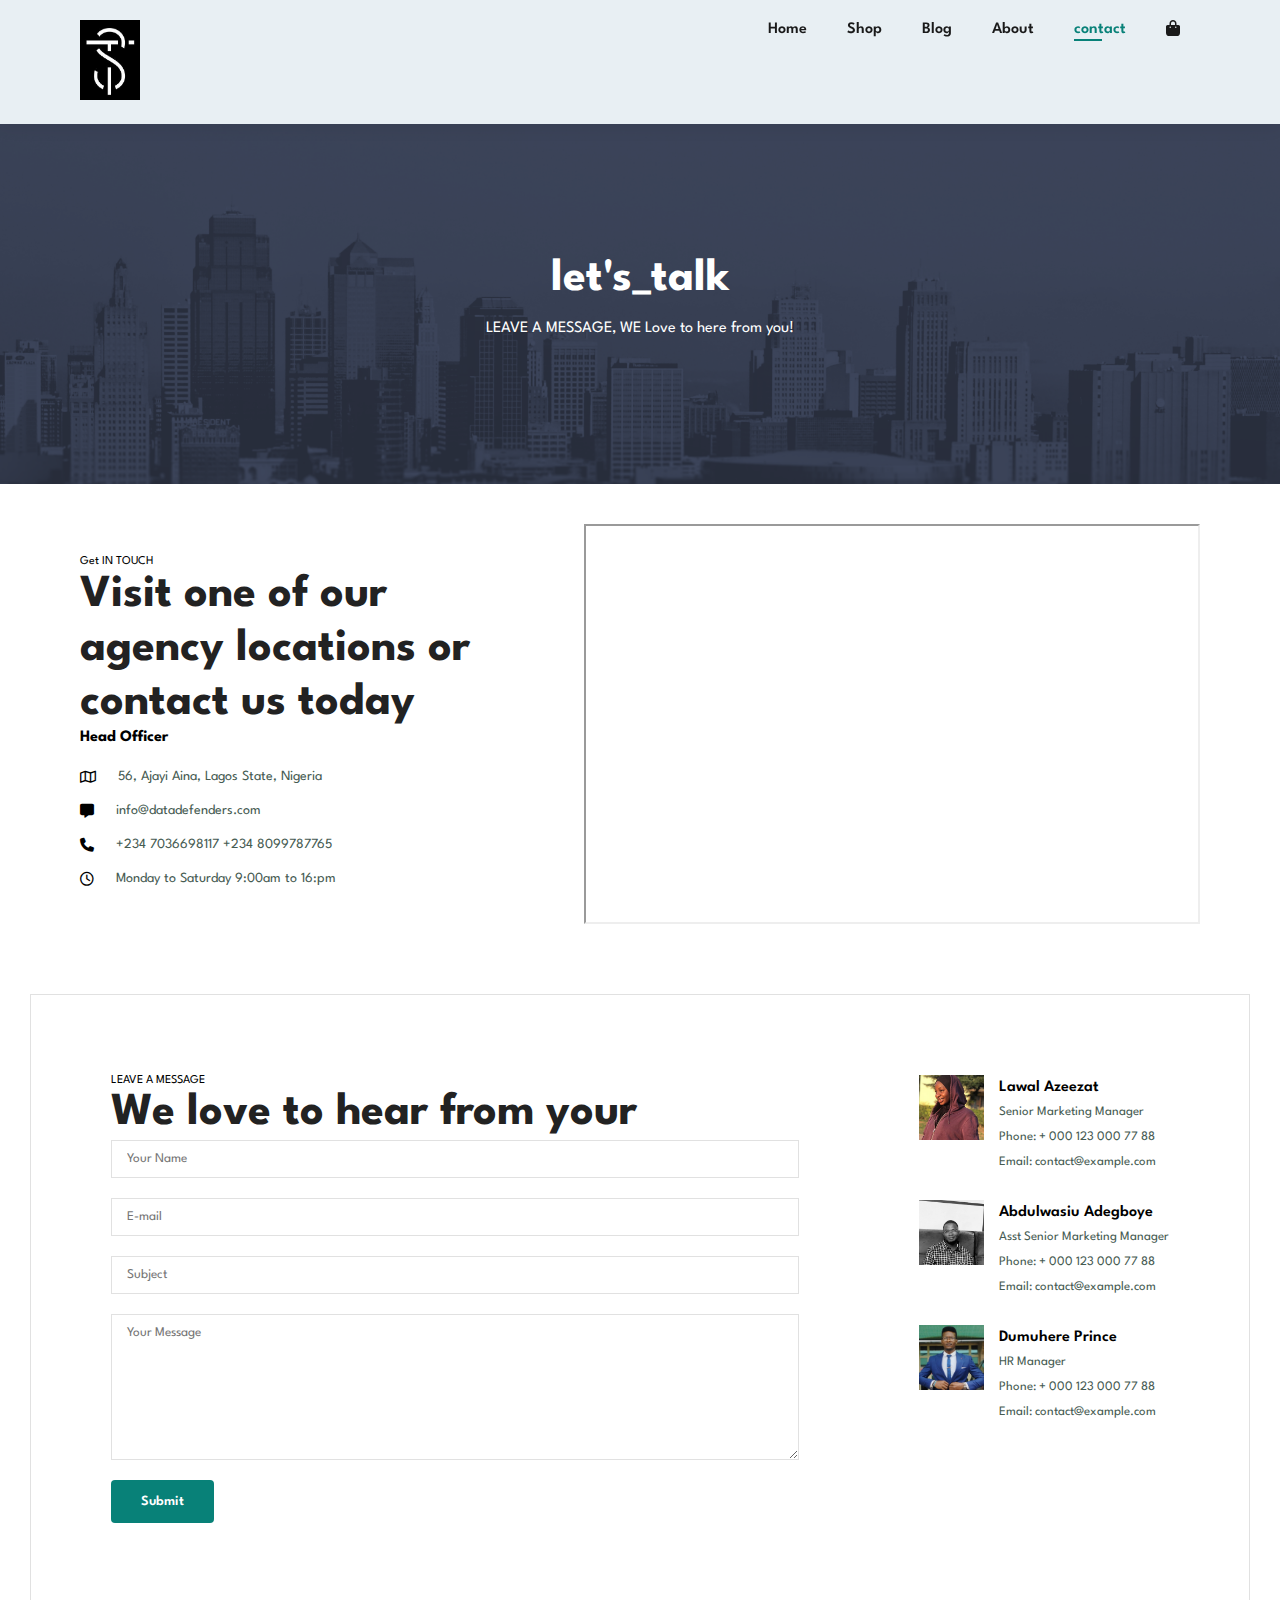
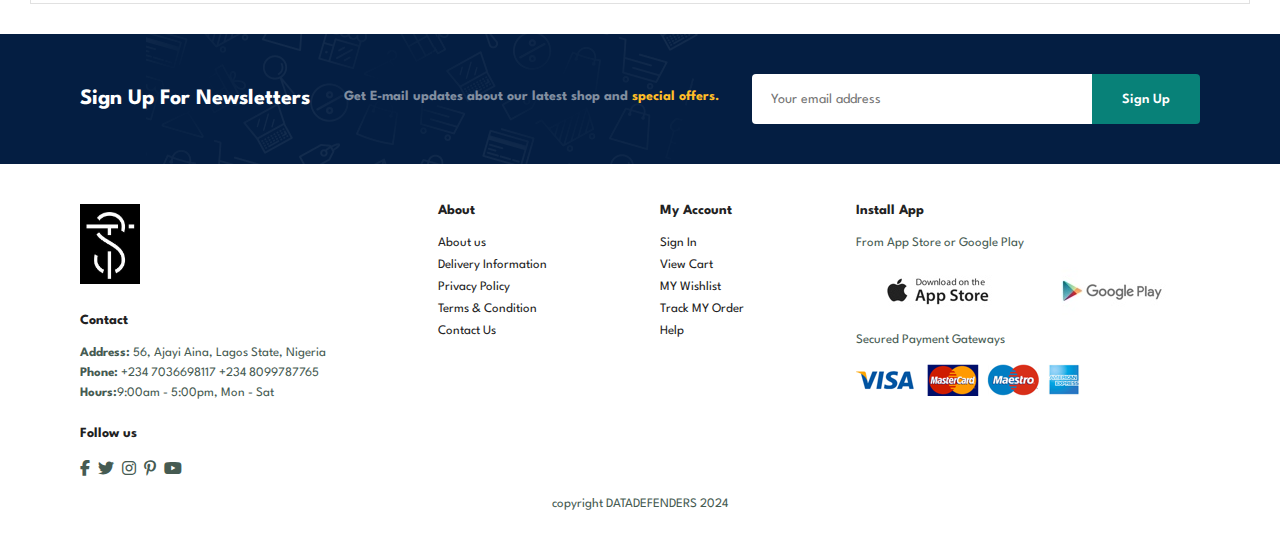
<file: contact.html>
<!DOCTYPE html>
<html lang="en">

    <head>
        <meta charset="UTF-8">
        <meta http-equiv="X-UA-Compatible" content="IE=edge">
        <meta name="viewport" content="width=device-width, initial-scale=1.0">
        <title>Tech2etc Ecommerce Tutorial</title>
        <!-- <link rel="stylesheet" href="https://cdnjs.cloudflare.com/ajax/libs/font-awesome/6.4.2/css/all.min.css" /> -->
        <link rel="stylesheet" href="https://cdnjs.cloudflare.com/ajax/libs/font-awesome/6.4.2/css/all.min.css" />
        <link rel="stylesheet" href="style.css">
    </head>

    <body>
        <section id="header">
            <a href=""><img src="img/logo1.jpg" class="logo"></a>
            <div>
                <ul id="navbar">
                    <li><a  href="index.html">Home</a></li>
                    <li><a  href="shop.html">Shop</a></li>
                    <li><a href="blog.html">Blog</a></li>
                    <li><a  href="about.html">About</a></li>
                    <li><a class="active" href="contact.html">contact</a></li>
                     <li id="lg-bag"><a href="cart.html"><i class="fa-solid fa-bag-shopping"></i></a></li>
                     <a href="#" id="close"><i class="far fa-times"></i></a>
                </ul>
            </div>
            <div id="mobile">
                <a href="cart.html"><i class="fa-solid fa-bag-shopping"></i></a>
                <i id="bar" class="fas fa-outdent"></i>
            </div>
        </section>
       
        <section id="page-header" class="about-header">
           
            <h2>let's_talk</h2>
           
            <p>LEAVE A MESSAGE, WE Love to here from you!</p>
           
        </section>
        
        <section id="contact-details" class="section-p1">
            <div class="details">
                <span>Get IN TOUCH</span>
                <h2>Visit one of our agency locations or contact us today</h2>
                <h3>Head Officer</h3>
                <div>
                    <li>
                        <i class="fa-regular fa-map"></i>
                        <p>56, Ajayi Aina, Lagos State, Nigeria</p>
                    </li>
                    <li>
                        <i class="fa-solid fa-message"></i>
                        <p>info@datadefenders.com</p>
                    </li>
                    <li>
                        <i class="fa-solid fa-phone"></i>
                        <p>+234 7036698117 +234 8099787765</p>
                    </li>
                    <li>
                        <i class="fa-regular fa-clock"></i>
                        <p>Monday to Saturday 9:00am to 16:pm</p>
                    </li>
                </div>
            </div>
            <div class="map">
                <iframe src="https://maps.app.goo.gl/GFP8dtCruahb9Jio9"></iframe>
            </div>
        </section>

        <section id="form-details">
          <form action="">
            <span>LEAVE A MESSAGE</span>
            <h2>We love to hear from your</h2>
            <input type="text" placeholder="Your Name">
            <input type="text" placeholder="E-mail">
            <input type="text" placeholder="Subject">
            <textarea name="" id="" cols="30" rows="10" placeholder="Your Message"></textarea>
            <button class="normal">Submit</button>
          </form>
          <div class="people">
            <div>
             <img src="img/people/1.png" alt="">
             <p><span>Lawal Azeezat</span> Senior Marketing Manager <br>Phone: + 000 123 000 77 88 <br> Email: contact@example.com</p>   
              </div>
              <div>
                <img src="img/people/2.jfif" alt="">
                <p><span>Abdulwasiu Adegboye</span> Asst Senior Marketing Manager <br>Phone: + 000 123 000 77 88 <br> Email: contact@example.com</p>   
               </div>
               <div>
                <img src="img/people/3.png" alt="">
                <p><span>Dumuhere Prince</span> HR Manager <br>Phone: + 000 123 000 77 88 <br> Email: contact@example.com</p>   
               </div>
          </div>
        </section>

        <section id="newsletter" class="section-p1 section-m1>
            <div class="newstext">
                <h4>Sign Up For Newsletters</h4>
                <p>Get E-mail updates about our latest shop and <span>special offers.</span>
                </p>
            </div>
            <div class="form">
                <input type="text" placeholder="Your email address">
                <button class="normal">Sign Up</button>
            </div>
        </section>

        <footer class="section-p1">
            <div class="col">
                <img class="logo" src="img/logo1.jpg" alt="">
                <h4>Contact</h4>
                <p><strong>Address: </strong> 56, Ajayi Aina, Lagos State, Nigeria</p>
                <p><strong>Phone: </strong> +234 7036698117 +234 8099787765</p>
                <p><strong>Hours:</strong>9:00am - 5:00pm, Mon - Sat</p>
                <div class="follow">
                    <h4>Follow us</h4>
                    <div class="icon">
                        <i class="fab fa-facebook-f"></i>
                        <i class="fab fa-twitter"></i>
                        <i class="fab fa-instagram"></i>
                        <i class="fab fa-pinterest-p"></i>
                        <i class="fab fa-youtube"></i>
                    </div>
                </div>
            </div>
            <div class="col">
                <h4>About</h4>
                <a href="#">About us</a>
                <a href="#">Delivery Information</a>
                <a href="#">Privacy Policy</a>
                <a href="#">Terms & Condition</a>
                <a href="#">Contact Us</a>
            </div>
            <div class="col">
                <h4>My Account</h4>
                <a href="#">Sign In</a>
                <a href="#">View Cart</a>
                <a href="#">MY Wishlist</a>
                <a href="#">Track MY Order</a>
                <a href="#">Help</a>
            </div>

            <div class="col install">
                <h4>Install App</h4>
                <p>From App Store or Google Play</p>
                <div class="row">
                    <img src="img/pay/app.jpg" alt="">
                    <img src="img/pay/play.jpg" alt="">
                </div>
                <p>Secured Payment Gateways</p>
                <img src="img/pay/pay.png" alt="">
            </div>
            <div class="copyright">
                <p>copyright DATADEFENDERS 2024</p>
            </div>
        </footer>
        <script src="script.js"></script>
    </body>

</html>
</file>
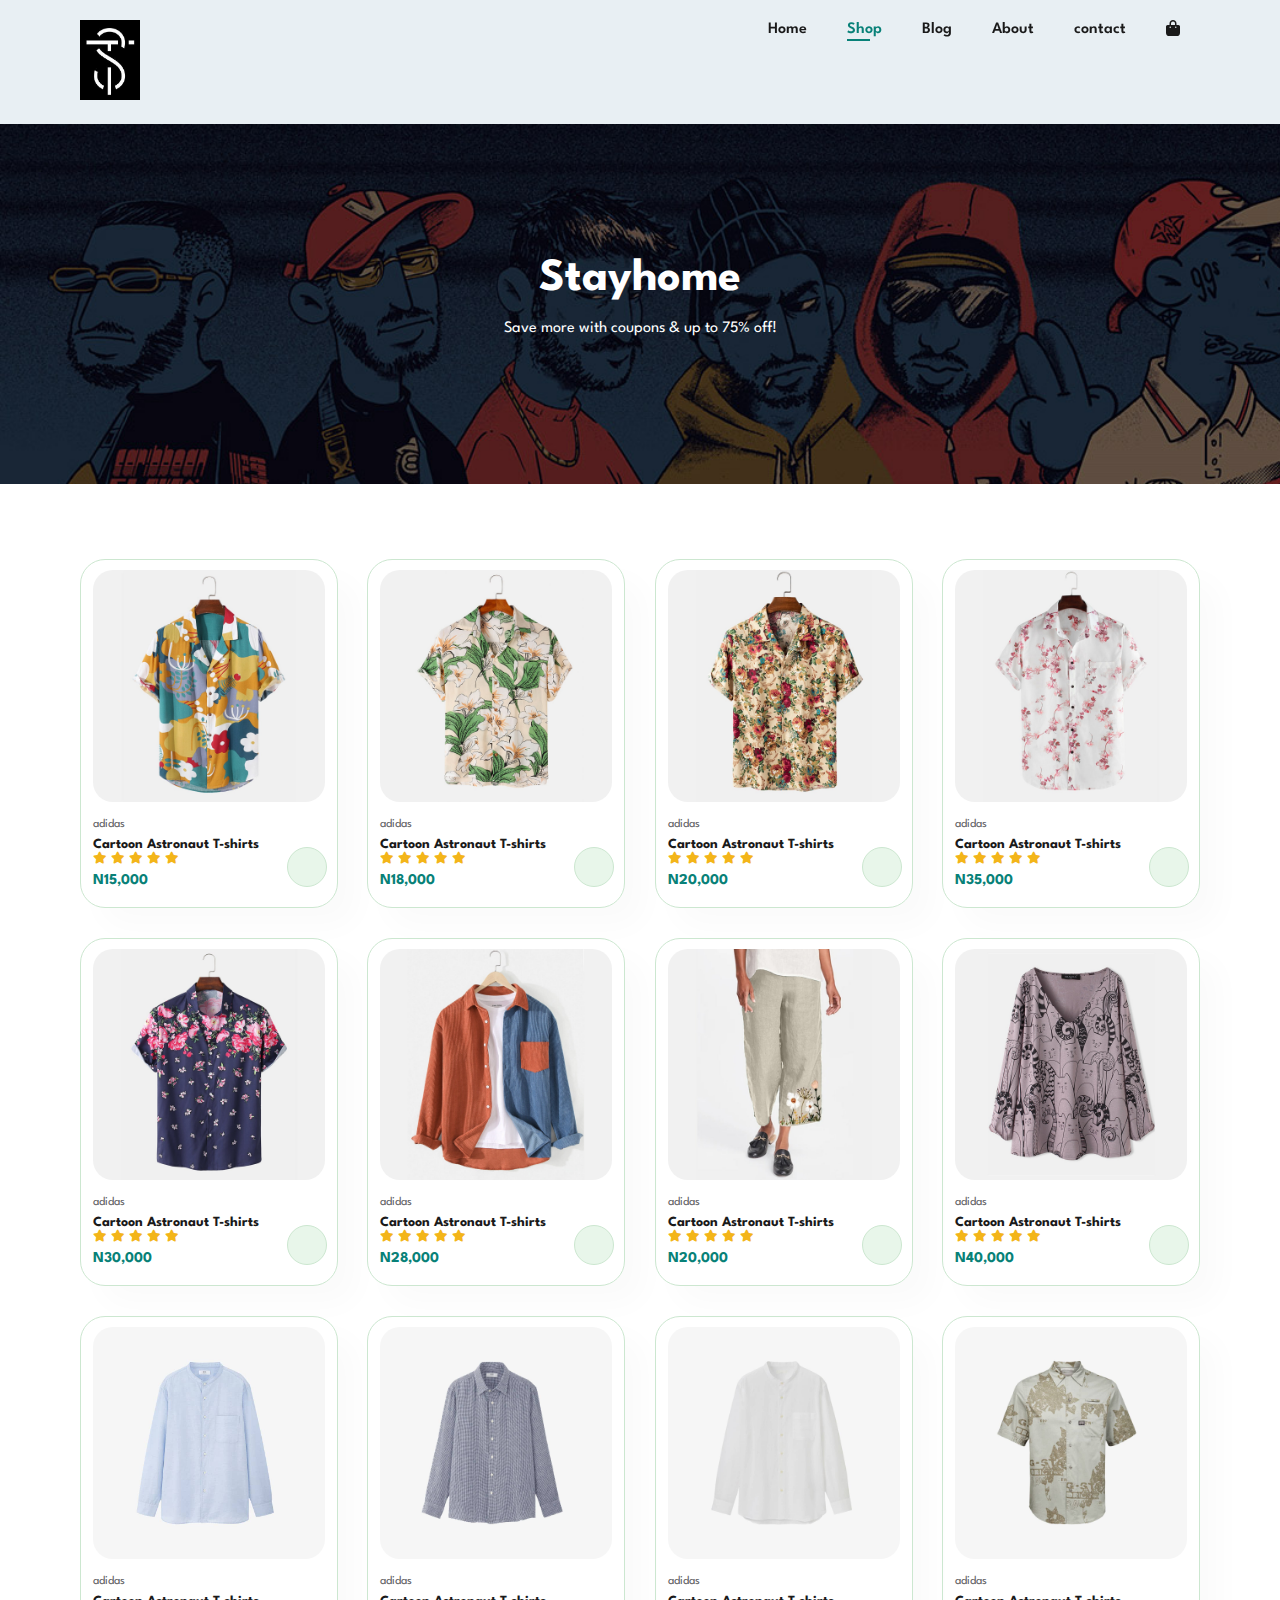
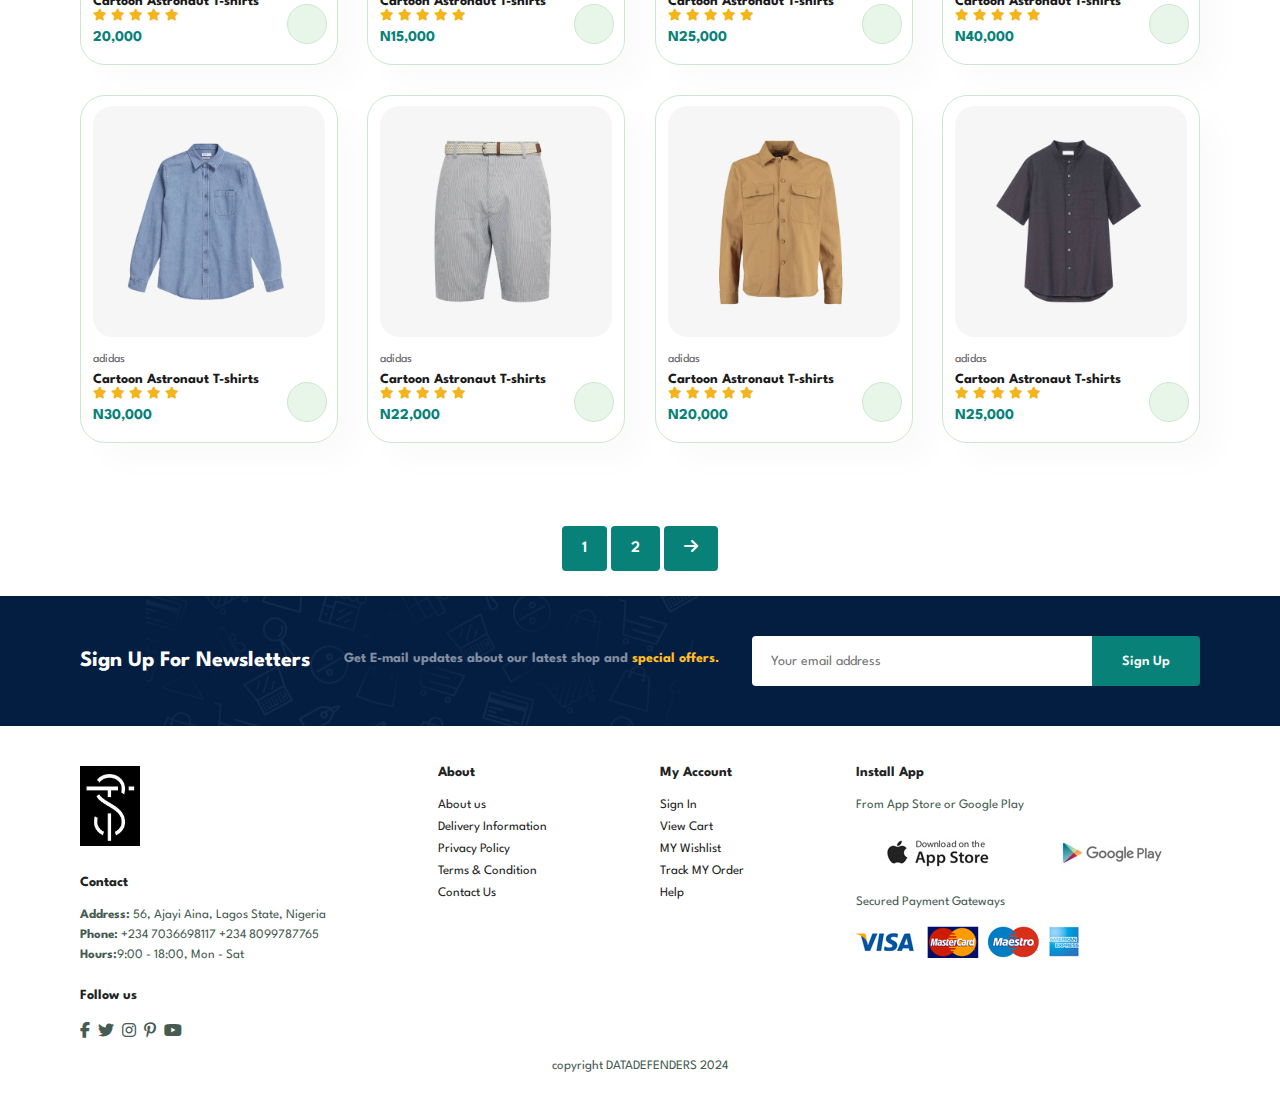
<file: shop.html>
<!DOCTYPE html>
<html lang="en">

    <head>
        <meta charset="UTF-8">
        <meta http-equiv="X-UA-Compatible" content="IE=edge">
        <meta name="viewport" content="width=device-width, initial-scale=1.0">
        <title>Tech2etc Ecommerce Tutorial</title>
        <!-- <link rel="stylesheet" href="https://cdnjs.cloudflare.com/ajax/libs/font-awesome/6.4.2/css/all.min.css" /> -->
        <link rel="stylesheet" href="https://cdnjs.cloudflare.com/ajax/libs/font-awesome/6.4.2/css/all.min.css" />
        <link rel="stylesheet" href="style.css">
    </head>

    <body>
        <section id="header">
            <a href=""><img src="img/logo1.jpg" class="logo"></a>
            <div>
                <ul id="navbar">
                    <li><a  href="index.html">Home</a></li>
                    <li><a class="active" href="shop.html">Shop</a></li>
                    <li><a href="blog.html">Blog</a></li>
                    <li><a href="about.html">About</a></li>
                    <li><a href="contact.html">contact</a></li>
                     <li id="lg-bag"><a href="cart.html"><i class="fa-solid fa-bag-shopping"></i></a></li>
                     <a href="#" id="close"><i class="far fa-times"></i></a>
                </ul>
            </div>
            <div id="mobile">
                <a href="cart.html"><i class="fa-solid fa-bag-shopping"></i></a>
                <i id="bar" class="fas fa-outdent"></i>
            </div>
        </section>
       
        <section id="page-header">
           
            <h2>Stayhome</h2>
           
            <p>Save more with coupons & up to 75% off!</p>
           
        </section>

        

        <section id="product1" class="section-p1">
            
            <div class="pro-container">
                <div class="pro" onclick="window.location.href='sproduct.html';">
                    <img src="img/products/f1.jpg" alt="">
                    <div class="des">
                        <span>adidas</span>
                        <h5>Cartoon Astronaut T-shirts</h5>
                        <div class="star">
                            <i class="fas fa-star"></i>
                            <i class="fas fa-star"></i>
                            <i class="fas fa-star"></i>
                            <i class="fas fa-star"></i>
                            <i class="fas fa-star"></i>
                        </div>
                        <h4>N15,000</h4>
                    </div>
                    <a href="#"><i class="fal fa-shopping-cart cart"></i></a>
                </div>
                <div class="pro">
                    <img src="img/products/f2.jpg" alt="">
                    <div class="des">
                        <span>adidas</span>
                        <h5>Cartoon Astronaut T-shirts</h5>
                        <div class="star">
                            <i class="fas fa-star"></i>
                            <i class="fas fa-star"></i>
                            <i class="fas fa-star"></i>
                            <i class="fas fa-star"></i>
                            <i class="fas fa-star"></i>
                        </div>
                        <h4>N18,000</h4>
                    </div>
                    <a href="#"><i class="fal fa-shopping-cart cart"></i></a>
                </div>
                <div class="pro">
                    <img src="img/products/f3.jpg" alt="">
                    <div class="des">
                        <span>adidas</span>
                        <h5>Cartoon Astronaut T-shirts</h5>
                        <div class="star">
                            <i class="fas fa-star"></i>
                            <i class="fas fa-star"></i>
                            <i class="fas fa-star"></i>
                            <i class="fas fa-star"></i>
                            <i class="fas fa-star"></i>
                        </div>
                        <h4>N20,000</h4>
                    </div>
                    <a href="#"><i class="fal fa-shopping-cart cart"></i></a>
                </div>
                <div class="pro">
                    <img src="img/products/f4.jpg" alt="">
                    <div class="des">
                        <span>adidas</span>
                        <h5>Cartoon Astronaut T-shirts</h5>
                        <div class="star">
                            <i class="fas fa-star"></i>
                            <i class="fas fa-star"></i>
                            <i class="fas fa-star"></i>
                            <i class="fas fa-star"></i>
                            <i class="fas fa-star"></i>
                        </div>
                        <h4>N35,000</h4>
                    </div>
                    <a href="#"><i class="fal fa-shopping-cart cart"></i></a>
                </div>
                <div class="pro">
                    <img src="img/products/f5.jpg" alt="">
                    <div class="des">
                        <span>adidas</span>
                        <h5>Cartoon Astronaut T-shirts</h5>
                        <div class="star">
                            <i class="fas fa-star"></i>
                            <i class="fas fa-star"></i>
                            <i class="fas fa-star"></i>
                            <i class="fas fa-star"></i>
                            <i class="fas fa-star"></i>
                        </div>
                        <h4>N30,000</h4>
                    </div>
                    <a href="#"><i class="fal fa-shopping-cart cart"></i></a>
                </div>
                <div class="pro">
                    <img src="img/products/f6.jpg" alt="">
                    <div class="des">
                        <span>adidas</span>
                        <h5>Cartoon Astronaut T-shirts</h5>
                        <div class="star">
                            <i class="fas fa-star"></i>
                            <i class="fas fa-star"></i>
                            <i class="fas fa-star"></i>
                            <i class="fas fa-star"></i>
                            <i class="fas fa-star"></i>
                        </div>
                        <h4>N28,000</h4>
                    </div>
                    <a href="#"><i class="fal fa-shopping-cart cart"></i></a>
                </div>
                <div class="pro">
                    <img src="img/products/f7.jpg" alt="">
                    <div class="des">
                        <span>adidas</span>
                        <h5>Cartoon Astronaut T-shirts</h5>
                        <div class="star">
                            <i class="fas fa-star"></i>
                            <i class="fas fa-star"></i>
                            <i class="fas fa-star"></i>
                            <i class="fas fa-star"></i>
                            <i class="fas fa-star"></i>
                        </div>
                        <h4>N20,000</h4>
                    </div>
                    <a href="#"><i class="fal fa-shopping-cart cart"></i></a>
                </div>
                <div class="pro">
                    <img src="img/products/f8.jpg" alt="">
                    <div class="des">
                        <span>adidas</span>
                        <h5>Cartoon Astronaut T-shirts</h5>
                        <div class="star">
                            <i class="fas fa-star"></i>
                            <i class="fas fa-star"></i>
                            <i class="fas fa-star"></i>
                            <i class="fas fa-star"></i>
                            <i class="fas fa-star"></i>
                        </div>
                        <h4>N40,000</h4>
                    </div>
                    <a href="#"><i class="fal fa-shopping-cart cart"></i></a>
                </div>
       
                <div class="pro">
                    <img src="img/products/n1.jpg" alt="">
                    <div class="des">
                        <span>adidas</span>
                        <h5>Cartoon Astronaut T-shirts</h5>
                        <div class="star">
                            <i class="fas fa-star"></i>
                            <i class="fas fa-star"></i>
                            <i class="fas fa-star"></i>
                            <i class="fas fa-star"></i>
                            <i class="fas fa-star"></i>
                        </div>
                        <h4>20,000</h4>
                    </div>
                    <a href="#"><i class="fal fa-shopping-cart cart"></i></a>
                </div>
                <div class="pro">
                    <img src="img/products/n2.jpg" alt="">
                    <div class="des">
                        <span>adidas</span>
                        <h5>Cartoon Astronaut T-shirts</h5>
                        <div class="star">
                            <i class="fas fa-star"></i>
                            <i class="fas fa-star"></i>
                            <i class="fas fa-star"></i>
                            <i class="fas fa-star"></i>
                            <i class="fas fa-star"></i>
                        </div>
                        <h4>N15,000</h4>
                    </div>
                    <a href="#"><i class="fal fa-shopping-cart cart"></i></a>
                </div>
                <div class="pro">
                    <img src="img/products/n3.jpg" alt="">
                    <div class="des">
                        <span>adidas</span>
                        <h5>Cartoon Astronaut T-shirts</h5>
                        <div class="star">
                            <i class="fas fa-star"></i>
                            <i class="fas fa-star"></i>
                            <i class="fas fa-star"></i>
                            <i class="fas fa-star"></i>
                            <i class="fas fa-star"></i>
                        </div>
                        <h4>N25,000</h4>
                    </div>
                    <a href="#"><i class="fal fa-shopping-cart cart"></i></a>
                </div>
                <div class="pro">
                    <img src="img/products/n4.jpg" alt="">
                    <div class="des">
                        <span>adidas</span>
                        <h5>Cartoon Astronaut T-shirts</h5>
                        <div class="star">
                            <i class="fas fa-star"></i>
                            <i class="fas fa-star"></i>
                            <i class="fas fa-star"></i>
                            <i class="fas fa-star"></i>
                            <i class="fas fa-star"></i>
                        </div>
                        <h4>N40,000</h4>
                    </div>
                    <a href="#"><i class="fal fa-shopping-cart cart"></i></a>
                </div>
                <div class="pro">
                    <img src="img/products/n5.jpg" alt="">
                    <div class="des">
                        <span>adidas</span>
                        <h5>Cartoon Astronaut T-shirts</h5>
                        <div class="star">
                            <i class="fas fa-star"></i>
                            <i class="fas fa-star"></i>
                            <i class="fas fa-star"></i>
                            <i class="fas fa-star"></i>
                            <i class="fas fa-star"></i>
                        </div>
                        <h4>N30,000</h4>
                    </div>
                    <a href="#"><i class="fal fa-shopping-cart cart"></i></a>
                </div>
                <div class="pro">
                    <img src="img/products/n6.jpg" alt="">
                    <div class="des">
                        <span>adidas</span>
                        <h5>Cartoon Astronaut T-shirts</h5>
                        <div class="star">
                            <i class="fas fa-star"></i>
                            <i class="fas fa-star"></i>
                            <i class="fas fa-star"></i>
                            <i class="fas fa-star"></i>
                            <i class="fas fa-star"></i>
                        </div>
                        <h4>N22,000</h4>
                    </div>
                    <a href="#"><i class="fal fa-shopping-cart cart"></i></a>
                </div>
                <div class="pro">
                    <img src="img/products/n7.jpg" alt="">
                    <div class="des">
                        <span>adidas</span>
                        <h5>Cartoon Astronaut T-shirts</h5>
                        <div class="star">
                            <i class="fas fa-star"></i>
                            <i class="fas fa-star"></i>
                            <i class="fas fa-star"></i>
                            <i class="fas fa-star"></i>
                            <i class="fas fa-star"></i>
                        </div>
                        <h4>N20,000</h4>
                    </div>
                    <a href="#"><i class="fal fa-shopping-cart cart"></i></a>
                </div>
                <div class="pro">
                    <img src="img/products/n8.jpg" alt="">
                    <div class="des">
                        <span>adidas</span>
                        <h5>Cartoon Astronaut T-shirts</h5>
                        <div class="star">
                            <i class="fas fa-star"></i>
                            <i class="fas fa-star"></i>
                            <i class="fas fa-star"></i>
                            <i class="fas fa-star"></i>
                            <i class="fas fa-star"></i>
                        </div>
                        <h4>N25,000</h4>
                    </div>
                    <a href="#"><i class="fal fa-shopping-cart cart"></i></a>
                </div>
            </div>
        </section>

        <section id="pagination" class="section-p1">
            <a href="#">1</a>
            <a href="#">2</a>
            <a href="#"><i class="fa-solid fa-arrow-right"></i></a>
        </section>
        
        <section id="newsletter" class="section-p1 section-m1>
            <div class="newstext">
                <h4>Sign Up For Newsletters</h4>
                <p>Get E-mail updates about our latest shop and <span>special offers.</span>
                </p>
            </div>
            <div class="form">
                <input type="text" placeholder="Your email address">
                <button class="normal">Sign Up</button>
            </div>
        </section>
        
        <footer class="section-p1">
            <div class="col">
                <img class="logo" src="img/logo1.jpg" alt="">
                <h4>Contact</h4>
                <p><strong>Address: </strong> 56, Ajayi Aina, Lagos State, Nigeria</p>
                <p><strong>Phone: </strong> +234 7036698117 +234 8099787765</p>
                <p><strong>Hours:</strong>9:00 - 18:00, Mon - Sat</p>
                <div class="follow">
                    <h4>Follow us</h4>
                    <div class="icon">
                        <i class="fab fa-facebook-f"></i>
                        <i class="fab fa-twitter"></i>
                        <i class="fab fa-instagram"></i>
                        <i class="fab fa-pinterest-p"></i>
                        <i class="fab fa-youtube"></i>
                    </div>
                </div>
            </div>
            <div class="col">
                <h4>About</h4>
                <a href="#">About us</a>
                <a href="#">Delivery Information</a>
                <a href="#">Privacy Policy</a>
                <a href="#">Terms & Condition</a>
                <a href="#">Contact Us</a>
            </div>
            <div class="col">
                <h4>My Account</h4>
                <a href="#">Sign In</a>
                <a href="#">View Cart</a>
                <a href="#">MY Wishlist</a>
                <a href="#">Track MY Order</a>
                <a href="#">Help</a>
            </div>

            <div class="col install">
                <h4>Install App</h4>
                <p>From App Store or Google Play</p>
                <div class="row">
                    <img src="img/pay/app.jpg" alt="">
                    <img src="img/pay/play.jpg" alt="">
                </div>
                <p>Secured Payment Gateways</p>
                <img src="img/pay/pay.png" alt="">
            </div>
            <div class="copyright">
                <p>copyright DATADEFENDERS 2024</p>
            </div>
        </footer>
        <script src="script.js"></script>
    </body>

</html>
</file>
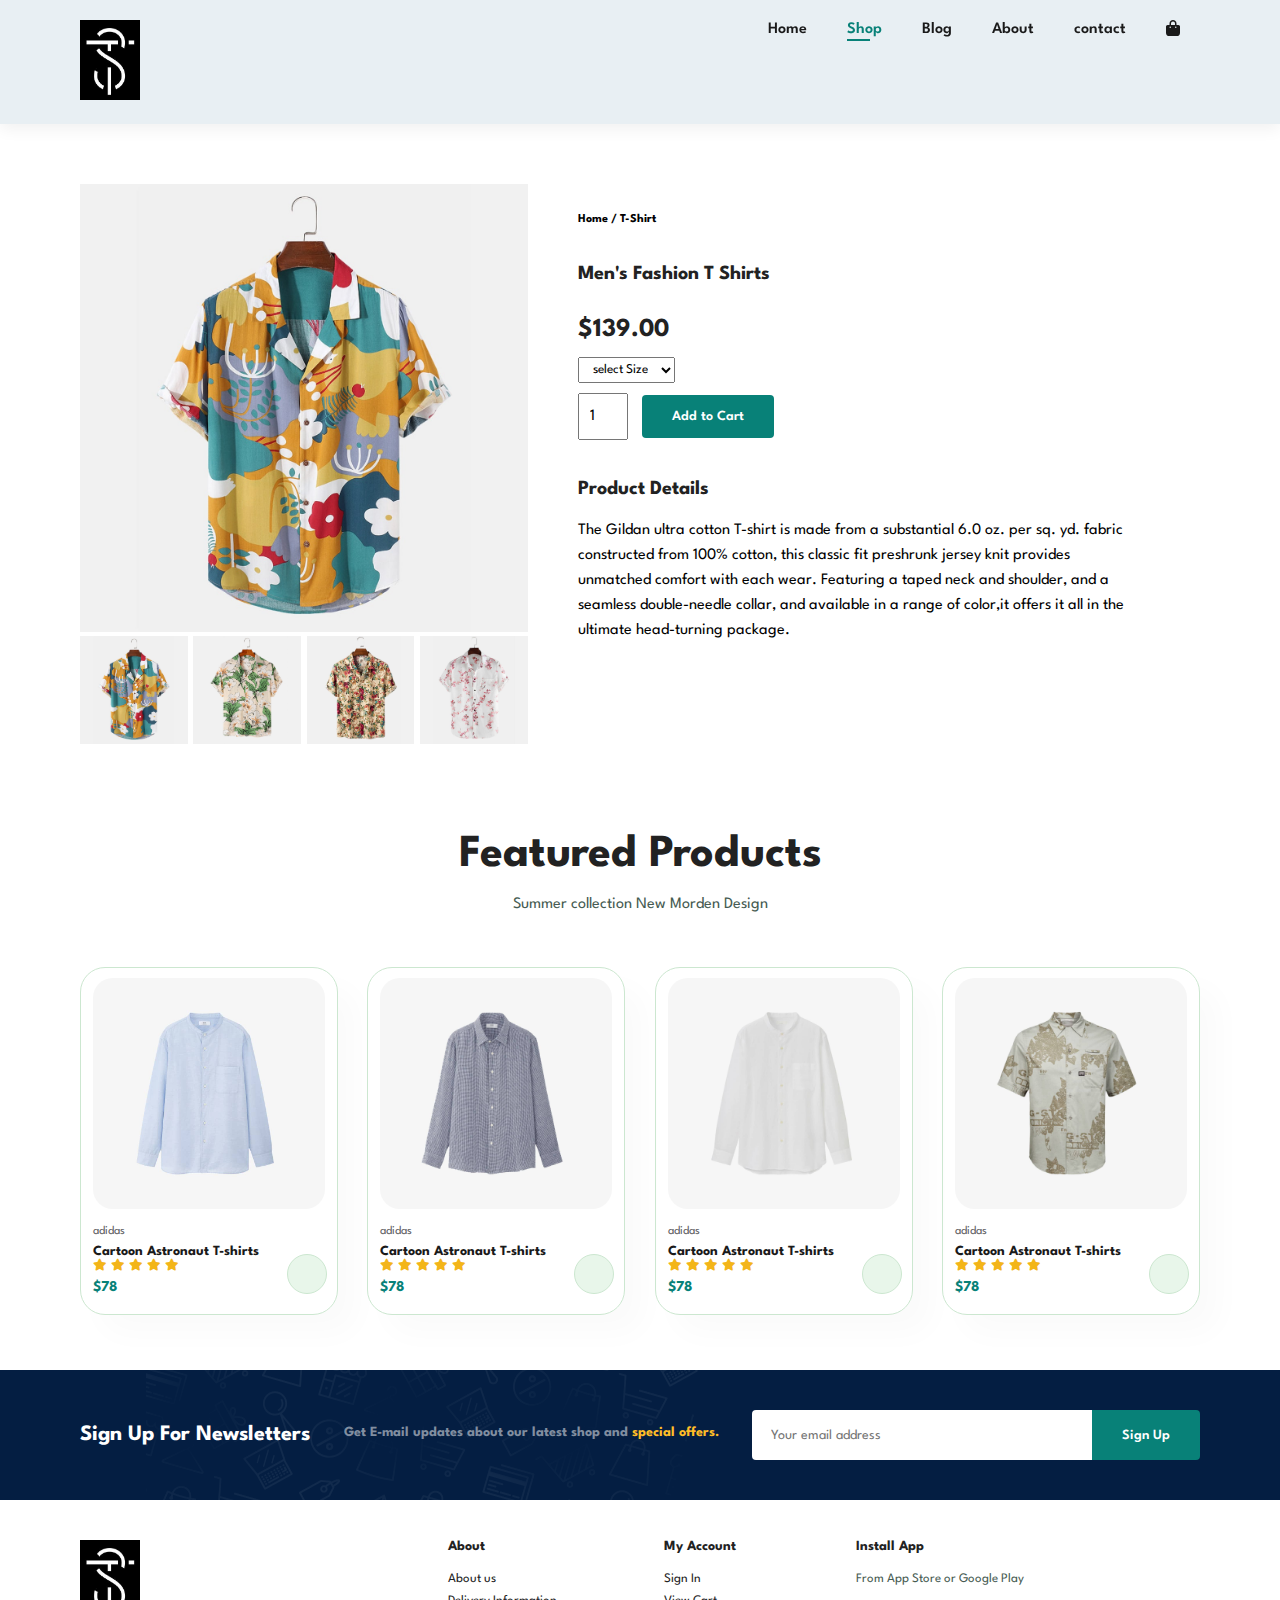
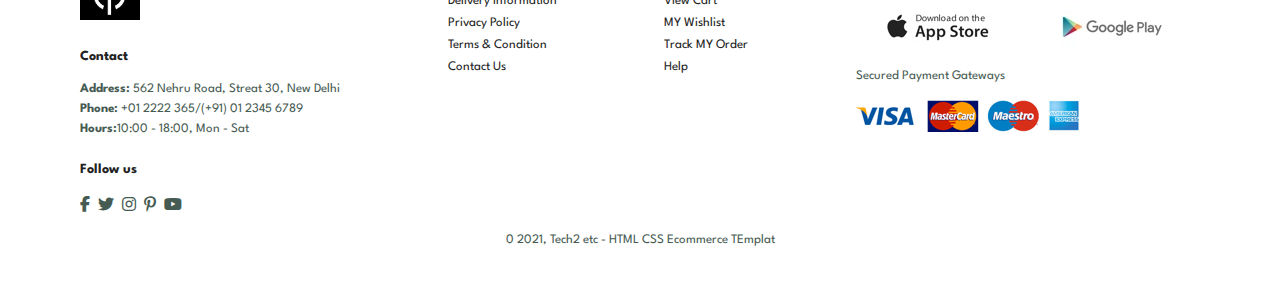
<file: sproduct.html>
<!DOCTYPE html>
<html lang="en">

    <head>
        <meta charset="UTF-8">
        <meta http-equiv="X-UA-Compatible" content="IE=edge">
        <meta name="viewport" content="width=device-width, initial-scale=1.0">
        <title>Tech2etc Ecommerce Tutorial</title>
        <!-- <link rel="stylesheet" href="https://cdnjs.cloudflare.com/ajax/libs/font-awesome/6.4.2/css/all.min.css" /> -->
        <link rel="stylesheet" href="https://cdnjs.cloudflare.com/ajax/libs/font-awesome/6.4.2/css/all.min.css" />
        <link rel="stylesheet" href="style.css">
    </head>

    <body>
        <section id="header">
            <a href=""><img src="img/logo1.jpg" class="logo"></a>
            <div>
                <ul id="navbar">
                    <li><a  href="index.html">Home</a></li>
                    <li><a class="active" href="shop.html">Shop</a></li>
                    <li><a href="blog.html">Blog</a></li>
                    <li><a href="about.html">About</a></li>
                    <li><a href="contact.html">contact</a></li>
                     <li id="lg-bag"><a href="cart.html"><i class="fa-solid fa-bag-shopping"></i></a></li>
                     <a href="#" id="close"><i class="far fa-times"></i></a>
                </ul>
            </div>
            <div id="mobile">
                <a href="cart.html"><i class="fa-solid fa-bag-shopping"></i></a>
                <i id="bar" class="fas fa-outdent"></i>
            </div>
        </section>
        <section id="prodetails" class="section-p1">
           <div class="single-pro-image">
            <img src="img/products/f1.jpg" width="100%" id="MainImg">
            <div class="small-img-group">
                <div class="small-img-col">
                    <img src="img/products/f1.jpg" width="100%" class="small-img" alt="">
                </div>
                <div class="small-img-col">
                    <img src="img/products/f2.jpg" width="100%" class="small-img" alt="">
                </div>
                <div class="small-img-col">
                    <img src="img/products/f3.jpg" width="100%" class="small-img" alt="">
                </div>
                <div class="small-img-col">
                    <img src="img/products/f4.jpg" width="100%" class="small-img" alt="">
                </div>
            </div>
           </div> 
           <div class="single-pro-details">
            <h6>Home / T-Shirt</h6>
            <h4>Men's Fashion T Shirts</h4>
            <h2>$139.00</h2>
            <select>
                <option>select Size</option>
                <option>XL</option>
                <option>XXL</option>
                <option>Small</option>
                <option>Large</option>
            </select>
            <input type="number" value="1">
            <button class="normal">Add to Cart</button>
            <h4>Product Details</h4>
            <span>The Gildan ultra cotton T-shirt is made from a substantial 6.0 oz. per
                sq. yd. fabric constructed from 100% cotton, this classic fit preshrunk jersey
                knit provides unmatched comfort with each wear. Featuring a taped neck and 
                shoulder, and a seamless double-needle collar, and available in a range of color,it offers it all in the ultimate head-turning package.
            </span>
           </div>
        </section>

        <section id="product1" class="section-p1">
            <h2>Featured Products</h2>
            <p>Summer collection New Morden Design</p>
            <div class="pro-container">
                <div class="pro">
                    <img src="img/products/n1.jpg" alt="">
                    <div class="des">
                        <span>adidas</span>
                        <h5>Cartoon Astronaut T-shirts</h5>
                        <div class="star">
                            <i class="fas fa-star"></i>
                            <i class="fas fa-star"></i>
                            <i class="fas fa-star"></i>
                            <i class="fas fa-star"></i>
                            <i class="fas fa-star"></i>
                        </div>
                        <h4>$78</h4>
                    </div>
                    <a href="#"><i class="fal fa-shopping-cart cart"></i></a>
                </div>
                <div class="pro">
                    <img src="img/products/n2.jpg" alt="">
                    <div class="des">
                        <span>adidas</span>
                        <h5>Cartoon Astronaut T-shirts</h5>
                        <div class="star">
                            <i class="fas fa-star"></i>
                            <i class="fas fa-star"></i>
                            <i class="fas fa-star"></i>
                            <i class="fas fa-star"></i>
                            <i class="fas fa-star"></i>
                        </div>
                        <h4>$78</h4>
                    </div>
                    <a href="#"><i class="fal fa-shopping-cart cart"></i></a>
                </div>
                <div class="pro">
                    <img src="img/products/n3.jpg" alt="">
                    <div class="des">
                        <span>adidas</span>
                        <h5>Cartoon Astronaut T-shirts</h5>
                        <div class="star">
                            <i class="fas fa-star"></i>
                            <i class="fas fa-star"></i>
                            <i class="fas fa-star"></i>
                            <i class="fas fa-star"></i>
                            <i class="fas fa-star"></i>
                        </div>
                        <h4>$78</h4>
                    </div>
                    <a href="#"><i class="fal fa-shopping-cart cart"></i></a>
                </div>
                <div class="pro">
                    <img src="img/products/n4.jpg" alt="">
                    <div class="des">
                        <span>adidas</span>
                        <h5>Cartoon Astronaut T-shirts</h5>
                        <div class="star">
                            <i class="fas fa-star"></i>
                            <i class="fas fa-star"></i>
                            <i class="fas fa-star"></i>
                            <i class="fas fa-star"></i>
                            <i class="fas fa-star"></i>
                        </div>
                        <h4>$78</h4>
                    </div>
                    <a href="#"><i class="fal fa-shopping-cart cart"></i></a>
                </div>
               
            </div>
        </section>
        
        <section id="newsletter" class="section-p1 section-m1>
            <div class="newstext">
                <h4>Sign Up For Newsletters</h4>
                <p>Get E-mail updates about our latest shop and <span>special offers.</span>
                </p>
            </div>
            <div class="form">
                <input type="text" placeholder="Your email address">
                <button class="normal">Sign Up</button>
            </div>
        </section>
        
        <footer class="section-p1">
            <div class="col">
                <img class="logo" src="img/logo1.jpg" alt="">
                <h4>Contact</h4>
                <p><strong>Address: </strong> 562 Nehru Road, Streat 30, New Delhi</p>
                <p><strong>Phone: </strong> +01 2222 365/(+91) 01 2345 6789</p>
                <p><strong>Hours:</strong>10:00 - 18:00, Mon - Sat</p>
                <div class="follow">
                    <h4>Follow us</h4>
                    <div class="icon">
                        <i class="fab fa-facebook-f"></i>
                        <i class="fab fa-twitter"></i>
                        <i class="fab fa-instagram"></i>
                        <i class="fab fa-pinterest-p"></i>
                        <i class="fab fa-youtube"></i>
                    </div>
                </div>
            </div>
            <div class="col">
                <h4>About</h4>
                <a href="#">About us</a>
                <a href="#">Delivery Information</a>
                <a href="#">Privacy Policy</a>
                <a href="#">Terms & Condition</a>
                <a href="#">Contact Us</a>
            </div>
            <div class="col">
                <h4>My Account</h4>
                <a href="#">Sign In</a>
                <a href="#">View Cart</a>
                <a href="#">MY Wishlist</a>
                <a href="#">Track MY Order</a>
                <a href="#">Help</a>
            </div>

            <div class="col install">
                <h4>Install App</h4>
                <p>From App Store or Google Play</p>
                <div class="row">
                    <img src="img/pay/app.jpg" alt="">
                    <img src="img/pay/play.jpg" alt="">
                </div>
                <p>Secured Payment Gateways</p>
                <img src="img/pay/pay.png" alt="">
            </div>
            <div class="copyright">
                <p>0 2021, Tech2 etc - HTML CSS Ecommerce TEmplat</p>
            </div>
        </footer>

        <script>
            var MainImg = document.getElementById("MainImg");
            var smallimg = document.getElementsByClassName("small-img");

            smallimg[0].onclick = function(){
                MainImg.src = smallimg[0].src;
            }
            smallimg[1].onclick = function(){
                MainImg.src = smallimg[1].src;
            }
            smallimg[2].onclick = function(){
                MainImg.src = smallimg[2].src;
            }
            smallimg[3].onclick = function(){
                MainImg.src = smallimg[3].src;
            }
        </script>
        <script src="script.js"></script>
    </body>

</html>
</file>
<file: style.css>
@import url("https://fonts.googleapis.com/css2?family=Spartan:wght@100;200;300;400;500;600;700;800;900&display=swap");
* {
  margin: 0;
  padding: 0;
  box-sizing: border-box;
  font-family: "Spartan", sans-serif;
}
.logo{
  height: 80px;
  width: 60px;
}
html {
  scroll-behavior: smooth;
}

/* Global Styles */

h1 {
  font-size: 50px;
  line-height: 64px;
  color: #222;
}

h2 {
  font-size: 46px;
  line-height: 54px;
  color: #222;
}

h4 {
  font-size: 20px;
  color: #222;
}

h6 {
  font-weight: 700;
  font-size: 12px;
}

p {
  font-size: 16px;
  color: #465b52;
  margin: 15px 0 20px 0;
}

.section-p1 {
  padding: 40px 80px;
}

.section-m1 {
  margin: 40px 0;
}

button.normal{
  font-size: 14px;
  font-weight: 600;
  padding: 15px 30px;
  color: #000;
  background-color: #fff;
  border-radius: 4px;
  cursor: pointer;
  border: none;
  outline: none;
  transition: 0.2s;
}

button.white{
  font-size: 13px;
  font-weight: 600;
  padding: 11px 18px;
  color: #fff;
  background-color: transparent;
  cursor: pointer;
  border: 1px solid #fff;
  outline: none;
  transition: 0.2s;
}

body {
  width: 100%;
}

#header{
  display: flex;
  justify-items: center;
  justify-content: space-between;
  padding: 20px 80px;
  background-color: #e8eff3;
  box-shadow: 0px 5px 15px rgba(0,0,0, 0.06);
  z-index: 999;
  position: sticky;
  top: 0;
  left: 0;
}
#navbar{
  display: flex;
  align-items: center;
  justify-content: center;

}
#navbar li{
  list-style: none;
  padding: 0 20px;
  position: relative;
}
#navbar li a{
  text-decoration: none;
  font-size: 16px;
  font-weight: 600;
  color: #1a1a1a;
  transition: 0.3s ease;
}
#navbar li a:hover,
#navbar li a.active{
  color: #088178
}

#navbar li a.active::after,
#navbar li a:hover::after {
  content: "";
  width: 30%;
  height: 2px;
  background: #088178;
  position: absolute;
  bottom: -4px;
  left: 20px;
}

#mobile{
  display: none;
  align-items: center;
}
#close{
  display: none;
}
#hero{
  background-image: url("img/hero4.png");
  height: 90vh;
  width: 100%;
  background-size: cover;
  background-position: top 25% right 0;
  padding: 0 80px;
  display: flex;
  flex-direction: column;
  align-items: flex-start;
  justify-content: center;
}

#hero h4{
  padding-bottom: 15px;
}
#hero h1{
  color: #088178;
}
#hero button{
  background-image: url("img/button.png");
  background-color: transparent;
  color: #088178;
  border: 0;
  padding: 14px 80px 14px 65px;
  background-repeat:no-repeat;
  cursor: pointer;
  font-weight: 700;
  font-size: 15px;
}
#feature{
  display: flex;
  align-items: center;
  justify-content: space-between;
  flex-wrap: wrap;
}
#feature .fe-box{
  width: 180px;
  text-align: center;
  padding: 35px 15px;
  box-shadow: 20px 20px 34px rgba(0,0,0,0.03);
  border: 1px solid #cce7d0;
  border-radius: 4px;
  margin: 15px 0;
}
#feature .fe-box:hover{
  box-shadow: 10px 10px 54px rgba(70,62,221,0.1);
}
#feature .fe-box img{
  width: 100%;
  margin-bottom: 10px;
}
#feature .fe-box h6{
  display: inline-block;
  padding: 9px 8px 6px 8px;
  line-height: 1;
  border-radius: 4px;
  color: #088178;
  background-color: #fddde4;
}
#feature .fe-box:nth-child(2) h6{
  background-color: #cdebbc;
}
#feature .fe-box:nth-child(3) h6{
  background-color: #d1e8f2;
}
#feature .fe-box:nth-child(4) h6{
  background-color: #cdd4f8;
}
#feature .fe-box:nth-child(5) h6{
  background-color: #f6dbf6;
}
#feature .fe-box:nth-child(6) h6{
  background-color: #fff2e5;
}

#product1{
   text-align: center;
}
#product1 .pro-container{
  display: flex;
  justify-content: space-between;
  padding-top: 20px;
  flex-wrap: wrap;
}
#product1 .pro{
  width: 23%;
  min-width: 250px;
  padding: 10px 12px;
  border: 1px solid #cce7d0;
  border-radius: 25px;
  cursor: pointer;
  box-shadow: 20px 20px 30px rgba(0,0,0,0.02);
  margin: 15px 0;
  transition: 0.2s ease;
  position: relative;
  
}
#product1 .pro:hover{
  box-shadow: 20px 20px 30px rgba(0,0,0,0.06);
}
#product1 .pro img{
  width: 100%;
  border-radius: 20px;
}

#product1 .pro .des{
  text-align: start;
  padding: 10px 0;
}
#product1 .pro .des span{
  color: #606063;
  font-size: 12px;
}
#product1 .pro .des h5{
  padding-top: 7px;
  color: #1a1a1a;
  font-size: 14px;
}
#product1 .pro .des i{
  font-size: 12px;
  color: rgb(243, 181,25);
}
#product1 .pro .des h4{
  padding-top: 7px;
  font-size: 15px;
  font-weight: 700;
  color: #088178;
}
#product1 .pro .cart{
  width: 40px;
  height: 40px;
  line-height:40px;
  border-radius: 50px;
  background-color: #e8f6ea;
  font-weight: 500;
  color: #088178;
  border: 1px solid #cce7d0;
  position: absolute;
  bottom: 20px;
  right: 10px;
}

#banner{
  display: flex;
  flex-direction: column;
  justify-content: center;
  align-items: center;
  text-align: center;
  background-image: url("img/banner/b2.jpg");
  width: 100%;
  height: 40vh;
  background-size: cover;
  background-position: center;
}
#banner h4{
  color: #ffff;
  font-size: 16px;
}
#banner h2{
  color: #ffff;
  font-size: 30px;
  padding: 10px 0;
}
#banner h2 span{
  color: #ef3636;
}
#banner button:hover{
  background: #088178;
  color: #fff;
}
#sm-banner{
  display: flex;
  justify-content: space-between;
  flex-wrap: wrap;
}
#sm-banner .banner-box{
  display: flex;
  flex-direction: column;
  justify-content: center;
  align-items: flex-start;
  background-image: url("img/banner/b17.jpg");
  min-width: 540px;
  height: 50vh;
  background-size: cover;
  background-position: center;
  padding: 30px;
}
#sm-banner .banner-box2{
  background-image: url("img/banner/b10.jpg");
}
#sm-banner h4{
  color: #ffff;
  font-size: 20px;
  font-weight: 300;
}
#sm-banner h2{
  color: #ffff;
  font-size: 28px;
  font-weight: 800;
}
#sm-banner span{
  color: #ffff;
  font-size: 14px;
  font-weight: 500;
  padding-bottom: 15px;
}
#sm-banner .banner-box:hover button{
  background: #088178;
  border: 1px solid #088178;
}
#banner3{
  display: flex;
  justify-content: space-between;
  flex-wrap: wrap;
  padding: 0 80px;
}
#banner3 .banner-box{
  display: flex;
  flex-direction: column;
  justify-content: center;
  align-items: flex-start;
  background-image: url("img/banner/b7.jpg");
  min-width: 30%;
  height: 30vh;
  background-size: cover;
  background-position: center;
  padding: 20px;
  margin-bottom: 20px;
}
#banner3 .banner-box2{
  background-image: url("img/banner/b4.jpg");
}
#banner3 .banner-box3{
  background-image: url("img/banner/b18.jpg");
}
#banner3 h2 {
  color:#fff ;
  font-weight: 900;
  font-size: 22px;
}
#banner3 h3{
  color: #ec544e;
  font-weight: 800;
  font-size: 15px;
}
#newsletter{
  display: flex;
  justify-content: space-between;
  flex-wrap: wrap;
  align-items: center;
  background-image: url("img/banner/b14.png");
  background-repeat: no-repeat;
  background-position: 20% 30%;
  background-color: #041e42;
}
#newsletter h4{
  font-size: 22px;
  font-weight: 700;
  color: #ffff;
}
#newsletter p{
  font-size: 14px;
  font-weight: 700;
  color: #818ea0;
}
#newsletter p span{
  color: #ffbd27;
}
#newsletter .form{
  display: flex;
  width: 40%;
}
#newsletter input{
  height: 3.125rem;
  padding: 0 1.25em;
  font-size: 14px;
  width: 100%;
  border: 1px solid transparent;
  border-radius: 4px;
  outline: none;
  border-top-right-radius: 0;
  border-bottom-right-radius: 0;
}
#newsletter button{
  background-color: #088178;
  color: #fff;
  white-space: nowrap; 
  border-top-left-radius: 0;
  border-bottom-left-radius: 0;
}
footer{
  display: flex;
  flex-wrap: wrap;
  justify-content: space-between;
}
footer .col{
  display: flex;
  flex-direction: column;
  align-items: flex-start;
  margin-bottom: 20px;
}
footer .logo{
  margin-bottom: 30px;
}

footer h4{
  font-size: 14px;
  padding-bottom: 20px ;
}
footer p{
  font-size: 13px;
  margin: 0 0 8px 0;
}
footer a{
  font-size: 13px;
  text-decoration: none;
  color: #222;
  margin-bottom: 10px;
}
footer .follow{
  margin-top: 20px;
}
footer .follow i{
  color: #465b52;
  padding-right: 4px;
  cursor: pointer;
}
footer.install .row img{
  border: 1px solid #088178;
  border-radius: 6px;
}
footer .install img{
  margin: 10px 0 15px 0;
}
footer .follow i:hover,
footer a:hover{
  color: #088178;
}

footer .copyright{
  width: 100%;
  text-align: center;
}
#page-header{
  background-image: url("img/banner/b1.jpg");
  width: 100%;
  height: 40vh;
  background-size: cover;
  display: flex;
  justify-content: center;
  text-align: center;
  flex-direction:column;
  padding: 14px;
}
#page-header h2,
#page-header p{
  color: #fff;
}

#pagination{
  text-align: center;
}
#prodetails{
  display: flex;
  margin-top: 20px;
}
#prodetails .single-pro-image{
  width: 40%;
  margin-right: 50px;
}
.small-img-group{
  display: flex;
  justify-content: space-between;
}
.small-img-col{
  flex-basis: 24%;
  cursor: pointer;
}
#prodetails .single-pro-details{
  width: 50%;
  padding-top: 30px;
}
#prodetails .single-pro-details h4{
  padding: 40px 0 20px 0;
}
#prodetails .single-pro-details h2{
  font-size: 26px;
}
#prodetails .single-pro-details select{
  display: flex;
  padding: 5px 10px;
  margin-bottom: 10px;
}
#prodetails .single-pro-details input{
  width: 50px;
  height: 47px;
  padding-left: 10px;
  font-size: 16px;
  margin-right: 10px;
}
#prodetails .single-pro-details input:focus{
  outline: none;
}
#prodetails .single-pro-details button{
  background: #088178;
  color: #fff;
}
#prodetails .single-pro-details span{
  line-height: 25px;
}

#pagination a{
  text-decoration: none;
  background-color: #088178;
  padding: 15px 20px;
  border-radius: 4px ;
  color: #fff;
  font-weight: 600;
}
#pagination a i{
  font-size: 16px;
  font-weight: 600;
}


#page-header.blog-header{
  background-image: url("img/banner/b19.jpg");
}
#blog{
  padding: 150px 150px 0 150px;
}
#blog .blog-box{
  display: flex;
  align-items: center;
  width: 100%;
  position: relative;
  padding-bottom: 90px;
}
#blog .blog-img{
  width: 50%;
  margin-right: 40px;
}
#blog img{
  width: 100%;
  height: 300px;
  object-fit: cover;
}
#blog .blog-details{
  width: 50%;
}
#blog .blog-details a{
  text-decoration: none;
  font-size: 11px;
  color: #000;
  font-weight: 700;
  position: relative;
  transition: 0.3s;

}
#blog .blog-details a::after{
  content: "";
  width: 50px;
  height: 1px;
  background-color: #000;
  position: absolute;
  top: 4px;
  right: -60px;

}
#blog .blog-details a:hover{
  color: #088178;
}
#blog .blog-details a:hover::after{
  background-color: #088178;
}
#blog .blog-box h1{
  position: absolute;
  top: -14px;
  left: 0;
  font-size: 70px;
  font-weight: 700;
  color: #c9cbce;
  z-index: -7;
}
/* about page */
#page-header.about-header{
  background-image: url("img/about/banner.png");
}
#about-head{
  display: flex;
  align-items: center;
}
#about-head img{
  width: 50%;
  height: auto;
}
#about-head div{
  padding-left: 40px;
}
#about-app{
  text-align: center;
}
#about-app .video{
  width: 70%;
  height: 100%;
  margin: 30px auto 0 auto;
}
#about-app .video video{
  width: 100%;
  height: 100%;
  border-radius: 20px;
}
/* contact page */
#contact-details{
  display: flex;
  align-items: center;
  justify-content: space-between;
}
#contact-details .details {
   width: 40%;
}

#contact-details .details span,
#form-details form span{
  font-size: 12px;
}
#contact-details .details h2
#form-details form h2{
  font-size: 26px;
  line-height: 35px;
  padding: 20px 0;
}
#contact-details .details h3{
  font-size: 16px;
  padding-bottom: 15px; 
}
#contact-details .details li{
  list-style: none;
  display: flex;
  padding: 10px 0;
}
#contact-details .details li i{
  font-size: 14px;
  padding-right:22px ;
}
#contact-details .details li p{
  margin: 0;
  font-size: 14px;
}
#contact-details .map{
  width: 55%;
  height: 400px;
}
#contact-details .map iframe{
  width: 100%;
  height: 100%;
}
#form-details {
  display: flex;
  justify-content: space-between;
  margin: 30px;
  padding: 80px;
  border: 1px solid #e1e1e1;
}
#form-details form{
  width: 65%;
  display: flex;
  flex-direction: column;
  align-items: flex-start;
}
#form-details form input,
#form-details form textarea{
 width: 100%;
 padding: 12px 15px;
 outline: none;
 margin-bottom: 20px;
 border: 1px solid #e1e1e1;
}
#form-details form button{
  background-color: #088178;
  color: #fff;
}
#form-details .people div{
  padding-bottom: 25px;
  display: flex;
  align-items: flex-start;
}
#form-details .people div img{
  width: 65px;
  height: 65px;
  object-fit: cover;
  margin-right: 15px;
}
#form-details .people div p{
  margin: 0;
  font-size: 13px;
  line-height: 25px;
}
#form-details .people div p span{
  display: block;
  font-size: 16px;
  font-weight: 600;
  color: #000;
}
/* cart page  */
#cart{
  overflow-x: auto;
}
#cart table{
  width: 100%;
  border-collapse: collapse;
  table-layout: fixed;
  white-space: nowrap;
}
#cart table img{
  width: 70px;
}
#cart table td:nth-child(1){
  width: 100px;
  text-align: center;
}
#cart table td:nth-child(2){
  width: 150px;
  text-align: center;
}
#cart table td:nth-child(3){
  width: 250px;
  text-align: center;
}
#cart table td:nth-child(4)
#cart table td:nth-child(5)
#cart table td:nth-child(6){
  width: 150px;
  text-align: center;
}

#cart table td:nth-child(5) input{
  width: 70px;
  padding: 10px 5px 10px 15px;
}

#cart table thead {
  border: 1px solid #e2e9e1;
  border-left: none;
  border-right: none;
}
#cart table thead td{
  font-weight: 700;
  text-transform: uppercase;
  font-size: 13px;
  padding: 18px 0;
}
#cart table tbody tr td{
  padding-top: 15px;
}
#cart table tbody td{
  font-size: 13px;
}

#cart-add{
  display: flex;
  flex-wrap: wrap;
  justify-content: space-between;
}
#coupon{
  width: 50%;
  margin-bottom: 30px;
}
#coupon h3,
subtotal h3{
  padding-bottom: 15px;
}

#coupon input{
  padding: 10px 20px;
  outline: none;
  width: 60%;
  margin-right: 10px;
  border: 1px solid #e2e9e1;
}
#coupon button,
#subtotal button{
  background-color: #088178;
  color: #fff;
  padding: 12px 20px;
}
#subtotal{
  width: 50%;
  margin-bottom: 30px;
  border: 1px solid #e2e9e1;
  padding: 30px;
}
#subtotal table{
  border-collapse: collapse;
  width: 100%;
  margin-bottom: 20px;
}
#subtotal table td{
  width: 50%;
  border: 1px solid #e2e9e1;
  padding: 10px;
  font-size: 13px;
}



@media (max-width:799px){
  .section-p1{
    padding: 40px 40px;
  }
  #navbar{
    display: flex;
    flex-direction: column;
    align-items: flex-start;
    justify-content: flex-start;
    position: fixed;
    top: 0;
    right: -300px;
    height: 100vh;
    width: 300px;
    background-color: #E3E6F3;
    box-shadow: 0 40px 60px rgba(0, 0, 0, 0.1);
    padding: 80px 0 0 10px;
    transition: 0.3s;
  }
  #navbar.active{
    right: 0px;
  }
  #navbar li{
    margin-bottom: 25px;
  }
  #mobile{
    display: flex;
    align-items: center;
  }
  #mobile i{
    color: #1a1a1a;
    font-size: 24px;
    padding-left: 20px;
  }
  #close{
    display: initial;
    position: absolute;
    top: 30px;
    left: 30px;
    color: #222;
    font-size: 24px;
  }
  #lg-bag{
    display: none;
  }
  #hero{
    height: 70vh;
    padding: 0 80px;
    background-position: top 30% right 30%;
  }
  #feature{
    justify-content: center;
  }
  #feature .fe-box{
    margin: 15px 15px;
  }
  #product1 .pro-container{
    justify-content: center;
  }
  #product1 .pro{
    margin: 15px;
  }
  #banner{
    height: 20vh;
  }
  #sm-banner .banner-box{
    min-width: 100%;
    height: 30vh;
  }
  #banner3{
    padding: 0 40px;
  }
  #banner3 .banner-box{
    width: 28px;
  }
  #newsletter .form{
    width: 70%;
  }
  /* #contact page */
  #form-details{
    padding: 40px;
  }
  #form-details form{
    width: 50%;
  }
}

@media (max-width: 477px){
  .section-p1{
    padding: 20px;
  }
  #header{
    padding: 10px 30px;
  }
  h1{
    font-size: 38px;
  }
  h2{
    font-size: 32px;
  }
  #hero{
    padding: 0 20px;
    background-position: 55%;
  }
  #feature{
    justify-content: space-between;
  }
  #feature .fe-box{
    width: 155px;
    margin: 0 0 15px 0;
  }
  #product .pro{
    width: 100%;
  }
  #banner{
    height: 40vh;
  }
  #sm-banner .banner-box{
    height: 40vh;
  }
  #sm-banner .banner-box2{
    margin-top: 20px;
  }
  #banner3{
    padding: 0 20px;
  }
  #banner3 .banner-box{
    width: 100%;
  }
  #newsletter{
    padding: 40px 20px;
  }
  #newsletter .form{
    width: 100%;
  }
  footer .copyright{
    text-align: start;
  }
  /* Single product */
  #prodetails{
    display: flex;
    flex-direction: column;
  }
  #prodetails .single-pro-image{
    width: 100%;
    margin-right: 0px;
  }
  #prodetails .single-pro-details{
    width: 100%;
  }
  /* blog page */
  #blog{
    padding: 100px 20px 0 20px;
  }
  #blog .blog-box{
    display: flex;
    flex-direction: column;
    align-items: flex-start;
  }
  #blog .blog-img{
    width: 100%;
    margin-right: 0px;
    margin-bottom: 30px;
  }
  #blog .blog-details{
    width: 100%;
  }
  /* about page */
  #about-head{
      flex-direction: column;
  }
  #about-head img{
    width: 100%;
    margin-bottom: 20px;
  }
  #about-head div{
    padding-left: 0px;
  }
  #about-app .video{
    width: 100%;
  }
  /* contact page */
  #contact-details{
    flex-direction: column;
  }
  #contact-details .details{
    width: 100%;
    margin-bottom: 30px;
  }
  #contact-details .map{
    width: 100%;
  }
  #form-details{
    margin: 10px;
    padding: 30px 10px;
    flex-wrap: wrap;
  }
  #form-details form{
    width: 100%;
    margin-bottom: 30px;
  }
  /* cart page */
  #cart-add{
    flex-direction: column;
  }
  #coupon{
    width: 100%;
  }
  #subtotal{
    width: 100%;
    padding: 20px;
  }
}
</file>
